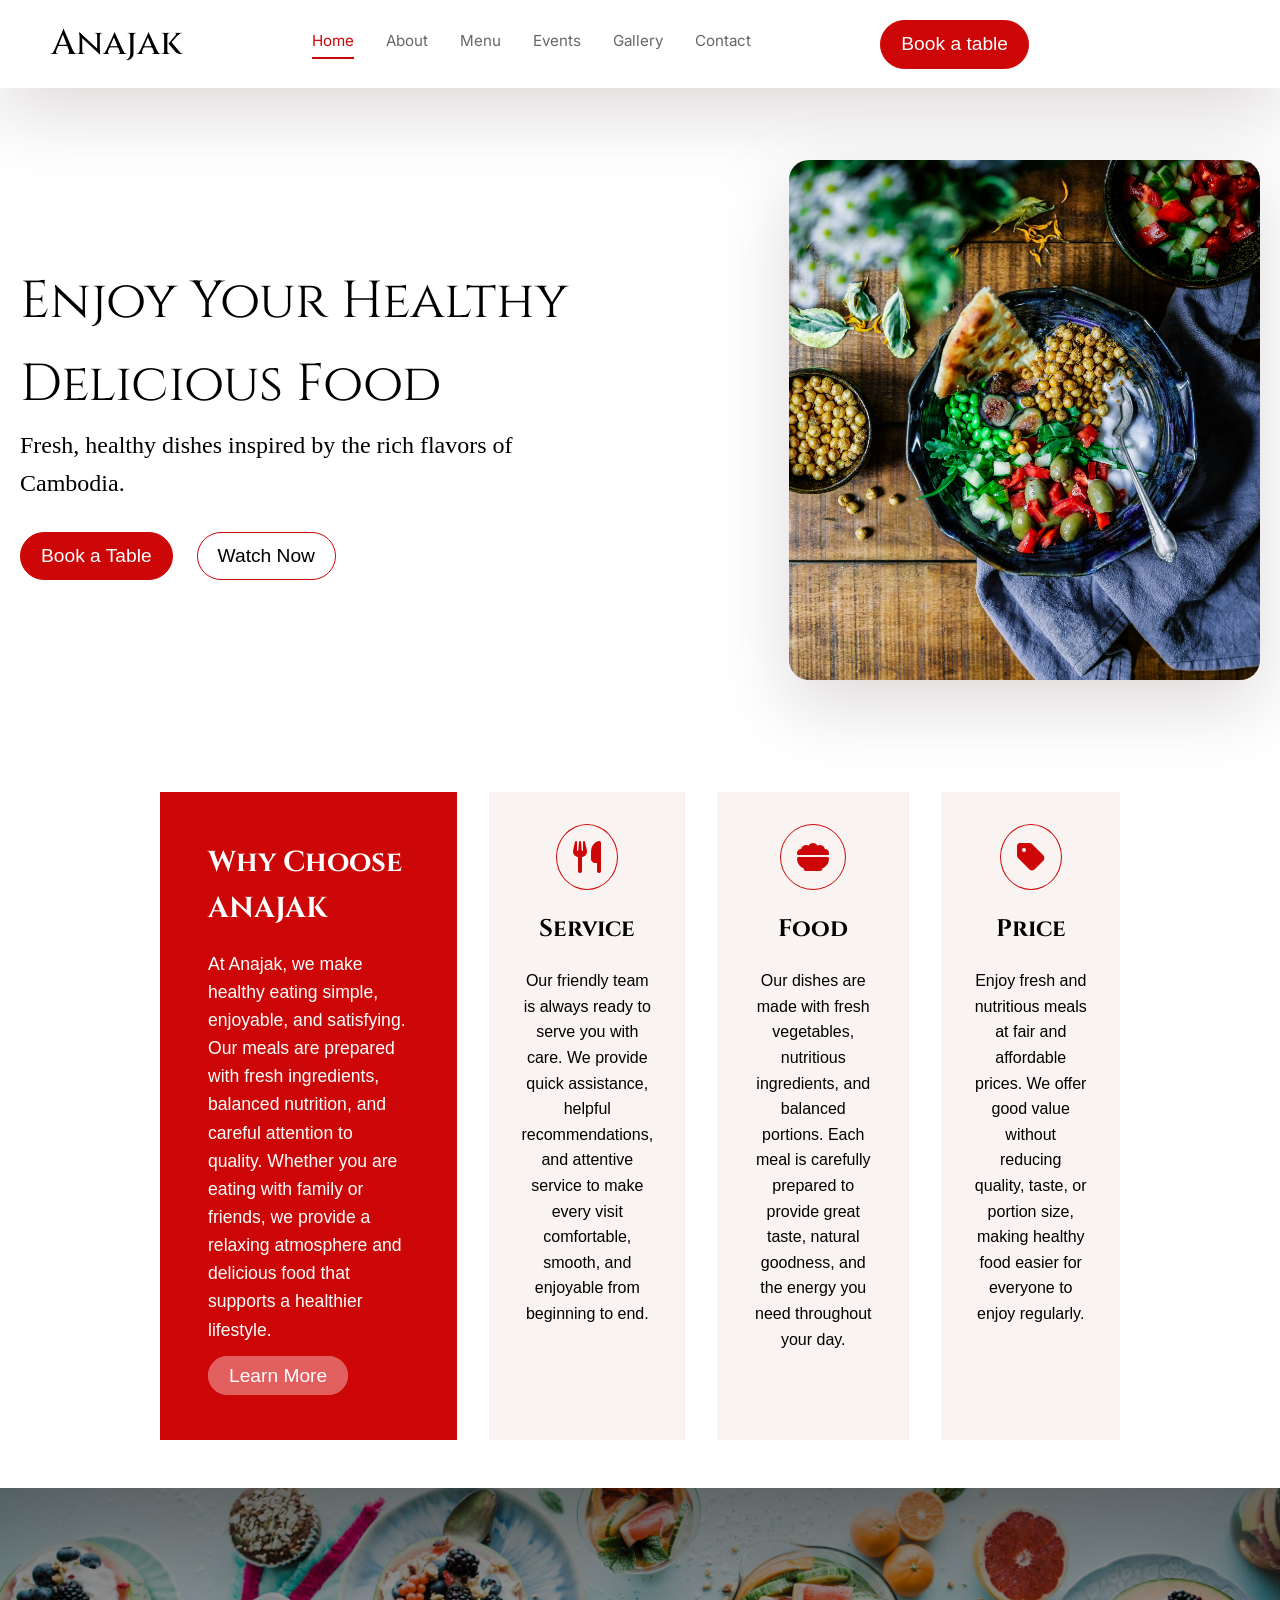
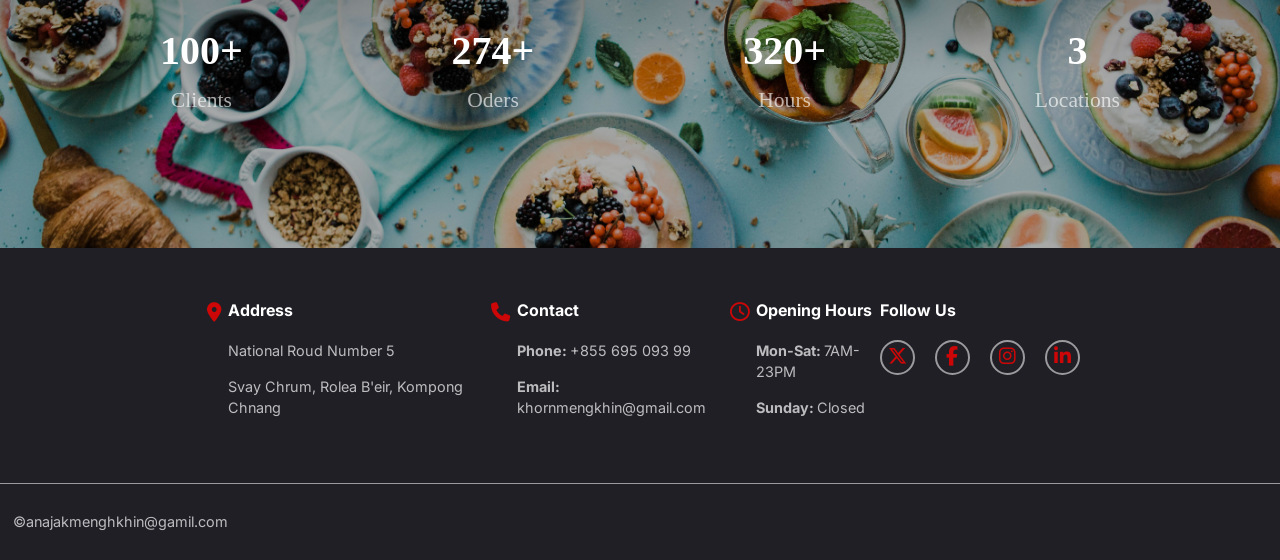
<file: HTML/index.html>
<!DOCTYPE html>
<html lang="en">
<head>
    <meta charset="UTF-8">
    <meta name="viewport" content="width=device-width, initial-scale=1.0">
    <title>Anajak</title>

    <link rel="stylesheet" href="../Global.css">
    <link rel="stylesheet" href="../layout.css">
    <link rel="stylesheet" href="../CSS/index.css">

    <link rel="preconnect" href="https://fonts.googleapis.com">
    <link rel="preconnect" href="https://fonts.gstatic.com" crossorigin>
    <link href="https://fonts.googleapis.com/css2?family=Cinzel:wght@400..900&family=Cormorant+Garamond:ital,wght@0,300..700;1,300..700&family=Inter:ital,opsz,wght@0,14..32,100..900;1,14..32,100..900&family=Poppins:ital,wght@0,100;0,200;0,300;0,400;0,500;0,600;0,700;0,800;0,900;1,100;1,200;1,300;1,400;1,500;1,600;1,700;1,800;1,900&family=Raleway:ital,wght@0,100..900;1,100..900&family=Roboto:ital,wght@0,100..900;1,100..900&family=Source+Serif+4:ital,opsz,wght@0,8..60,200..900;1,8..60,200..900&display=swap" rel="stylesheet">
    <link rel="stylesheet" href="https://cdnjs.cloudflare.com/ajax/libs/font-awesome/6.5.1/css/all.min.css">
</head>
<body>
    <header class="site-header">
        <div class="site-header__inner">
          <a class="site-name" href="index.html">Anajak</a>

          <input class="nav-toggle" type="checkbox" id="nav-toggle" aria-label="Open menu">
          <label class="hamburger" for="nav-toggle" aria-label="Open menu">
            <span></span>
            <span></span>
            <span></span>
          </label>

          <nav class="site-nav">
            <a href="index.html" aria-current="page">Home</a>
            <a href="about.html">About</a>
            <a href="menu.html">Menu</a>
            <a href="event.html">Events</a>
            <a href="gallery.html">Gallery</a>
            <a href="contact.html">Contact</a>
          </nav>

          <a class="button" href="contact.html">Book a table</a>
        </div>
    </header>

    <!--This section is for main in the body-->
    <main>
        <section class="section-space page-shell">
           <div class="hero-section">
               <div class="hero-section__inner">
                   <h1>Enjoy Your Healthy<br> Delicious Food</h1>
                   <p>Fresh, healthy dishes inspired by the rich flavors of Cambodia.</p>

                   <div class="hero-button">
                      <a href="#" class="button">Book a Table</a>
                      <button class="button-pro video-trigger" type="button">Watch Now</button>
                   </div>
               </div>

               <img
                id="hero-changing-image"
                src="../asset/image/odiseo-castrejon-1SPu0KT-Ejg-unsplash.jpg"
                alt="healthy food for well being">
           </div>

           <div class="video-modal" id="video-modal" hidden>
               <div class="video-modal__overlay" data-video-close></div>

               <div class="video-modal__content" role="dialog" aria-modal="true" aria-label="Anajak video">
                  <button class="video-modal__close" type="button" aria-label="Close video" data-video-close>
                    <i class="fa-solid fa-xmark"></i>
                  </button>

                  <iframe
                    id="restaurant-video"
                    data-video-src="https://www.youtube.com/embed/I7lg1oVo6FY?si=WsbnrcXGgOVh3jd5&rel=0&modestbranding=1&playsinline=1"
                    title="YouTube video player"
                    allow="accelerometer; autoplay; clipboard-write; encrypted-media; gyroscope; picture-in-picture; web-share"
                    referrerpolicy="strict-origin-when-cross-origin"
                    allowfullscreen>
                  </iframe>
               </div>
           </div>
        </section>
        <section class="page">
            <div class="extra-info">
                <div class="main-card">
                  <h2>Why Choose ANAJAK</h2>
                  <p>
                    At Anajak, we make healthy eating simple, enjoyable, 
                    and satisfying. Our meals are prepared with fresh ingredients, 
                    balanced nutrition, and careful attention to quality. Whether 
                    you are eating with family or friends, we provide a relaxing 
                    atmosphere and delicious food that supports a healthier lifestyle.
                  </p>
                  <a href="#" class="home-button">Learn More</a>
                </div>

                <div class="card">
                  <i class="fa-solid fa-utensils"></i>
                  <h2>Service</h2>
                  <p>
                    Our friendly team is always ready to serve you with 
                    care. We provide quick assistance, helpful recommendations, 
                    and attentive service to make every visit comfortable, smooth, 
                    and enjoyable from beginning to end.
                  </p>
                </div>
                <div class="card">
                  <i class="fa-solid fa-bowl-food"></i>
                  <h2>Food</h2>
                  <p>
                    Our dishes are made with fresh vegetables, nutritious 
                    ingredients, and balanced portions. Each meal is carefully 
                    prepared to provide great taste, natural goodness, and the 
                    energy you need throughout your day.
                  </p>
                </div>
                <div class="card">
                  <i class="fa-solid fa-tag"></i>
                  <h2>Price</h2>
                  <p>
                    Enjoy fresh and nutritious meals at fair and affordable prices. 
                    We offer good value without reducing quality, taste, or portion 
                    size, making healthy food easier for everyone to enjoy regularly.
                  </p>
                </div>
            </div>
        </section>
        <section class="stats-section">
            <div class="anajak-background">
                <div class="anajak-background__inner">
                    <div class="number">
                      <p class="count" data-target="2500">0+</p>
                      <span>Clients</span>
                    </div>

                    <div class="number">
                      <p class="count" data-target="6849">0+</p>
                      <span>Oders</span>
                    </div>

                    <div class="number">
                      <p class="count" data-target="8000">0+</p>
                      <span>Hours</span>
                    </div>

                    <div class="number">
                      <p class="count" data-target="57">0</p>
                      <span>Locations</span>
                    </div>
                </div>
            </div>
        </section>
    </main>
    <footer>
        <div class="site-footer">
            <div class="site-footer__inner">
                <i class="fa-solid fa-location-dot"></i>
                <div>
                   <h3>Address</h3>
                   <p>National Roud Number 5</p>
                   <p>Svay Chrum, Rolea B'eir, Kompong Chnang</p>
                </div>
            </div>
            <div class="site-footer__inner">
                <i class="fa-solid fa-phone"></i>
                <div>
                   <h3>Contact</h3>
                   <p><strong>Phone: </strong>+855 695 093 99</p>
                   <p><strong>Email: </strong>khornmengkhin@gmail.com</p>
                </div>
            </div>
            <div class="site-footer__inner">
                <i class="fa-regular fa-clock"></i>
                <div>
                  <h3> Opening Hours</h3>
                  <p><strong>Mon-Sat: </strong>7AM-23PM</p>
                  <p><strong>Sunday: </strong>Closed</p>
                </div>
            </div>
            <div class="site-footer__inner">
                <div>
                  <h3>Follow Us</h3>
                  <div class="social-links">
                    <a href="#"><i class="fa-brands fa-x-twitter"></i></a>
                    <a href="#"><i class="fa-brands fa-facebook-f"></i></a>
                    <a href="#"><i class="fa-brands fa-instagram"></i></a>
                    <a href="#"><i class="fa-brands fa-linkedin-in"></i></a>
                  </div>
                </div>
            </div>
        </div>
        <div class="site-footer__outer">
            <p>&copy;anajakmenghkhin@gamil.com</p>
        </div>
    </footer>
    <script src="../JS/index.js"></script>
</body>
</html>
</file>
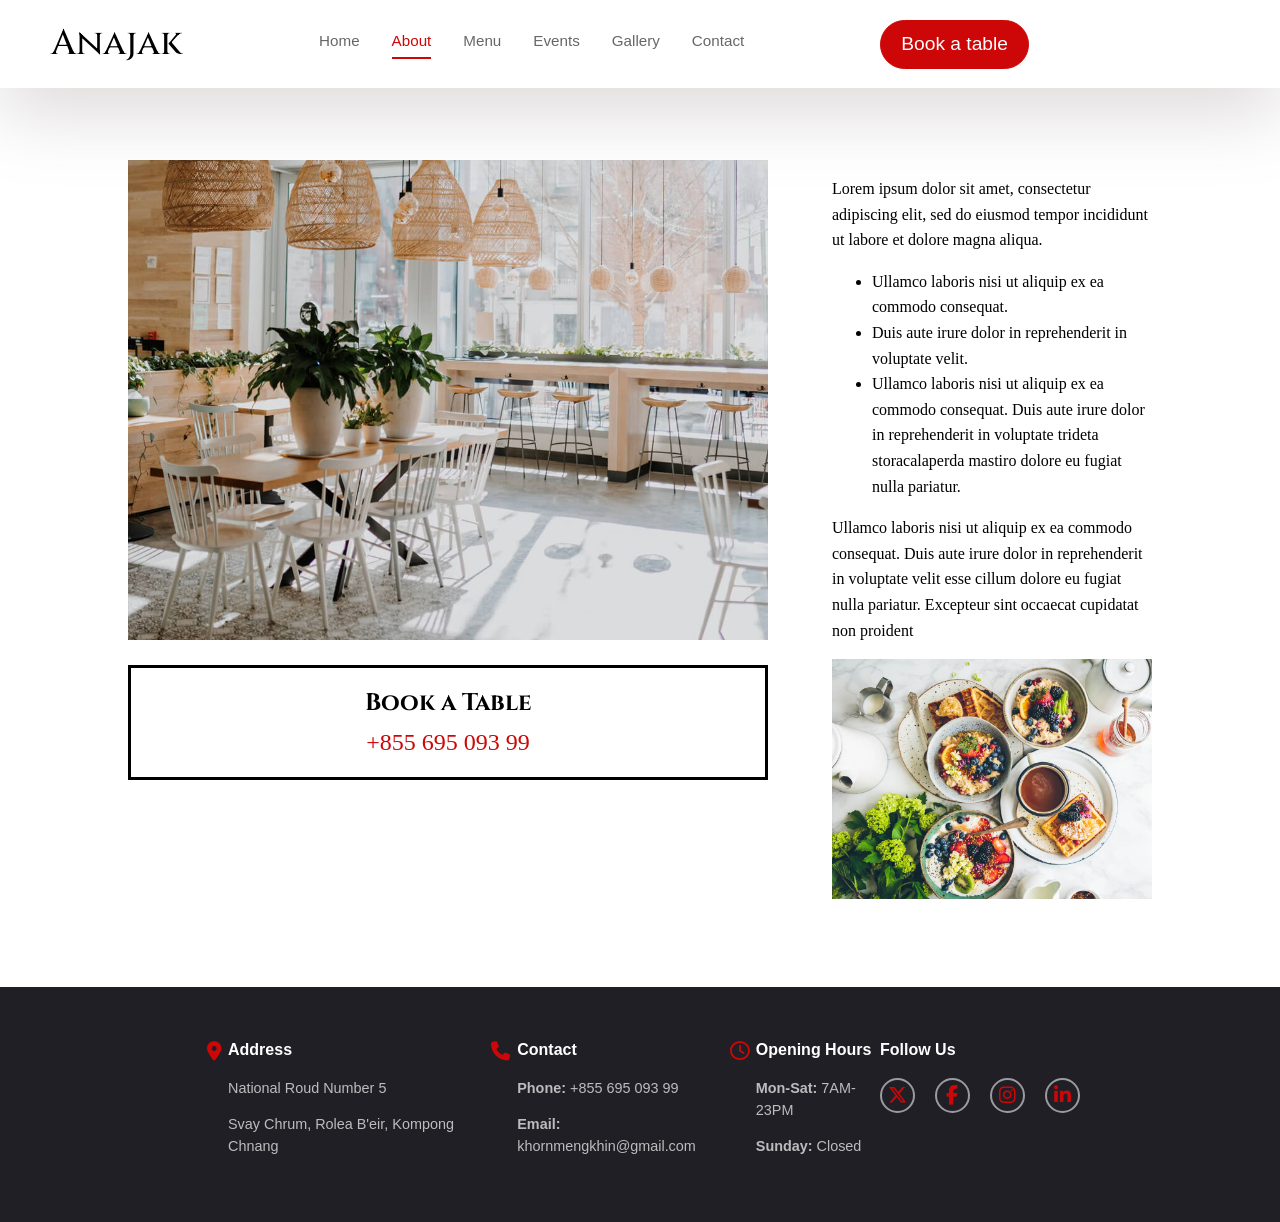
<file: HTML/about.html>
<!DOCTYPE html>
<html lang="en">
<head>
    <meta charset="UTF-8">
    <meta name="viewport" content="width=device-width, initial-scale=1.0">
    <title>Anajak</title>

    <link rel="stylesheet" href="../Global.css">
    <link rel="stylesheet" href="../layout.css">
    <link rel="stylesheet" href="../CSS/about.css">

    <link rel="preconnect" href="https://fonts.googleapis.com">
    <link rel="preconnect" href="https://fonts.gstatic.com" crossorigin>
    <link href="https://fonts.googleapis.com/css2?family=Cinzel:wght@400..900&display=swap" rel="stylesheet">
    <link rel="stylesheet" href="https://cdnjs.cloudflare.com/ajax/libs/font-awesome/6.5.1/css/all.min.css">
</head>
<body>
    <header class="site-header">
        <div class="site-header__inner">
          <a class="site-name" href="index.html">Anajak</a>

          <input class="nav-toggle" type="checkbox" id="nav-toggle" aria-label="Open menu">
          <label class="hamburger" for="nav-toggle" aria-label="Open menu">
            <span></span>
            <span></span>
            <span></span>
          </label>

          <nav class="site-nav">
            <a href="index.html">Home</a>
            <a href="about.html" aria-current="page">About</a>
            <a href="menu.html">Menu</a>
            <a href="event.html">Events</a>
            <a href="gallery.html">Gallery</a>
            <a href="contact.html">Contact</a>
          </nav>

          <a class="button" href="contact.html">Book a table</a>
        </div>
    </header>
    <main>
      <section class="page-shell page-shell--about">
        <div class="about-info">
          <div class="about-info-1">
            <img src="../asset/image/restou.jpg" alt="restaurant">
            <div class="about-us">
              <h2>Book a Table</h2>
              <p>+855 695 093 99</p>
            </div>
          </div>

          <div class="about-info-2">
            <p>
              Lorem ipsum dolor sit amet, consectetur adipiscing elit, 
              sed do eiusmod tempor incididunt ut labore et dolore magna aliqua.
            </p>
            <ul>
              <li>Ullamco laboris nisi ut aliquip ex ea commodo consequat.</li>
              <li>Duis aute irure dolor in reprehenderit in voluptate velit.</li>
              <li>
                Ullamco laboris nisi ut aliquip ex ea commodo consequat. 
                Duis aute irure dolor in reprehenderit in voluptate trideta 
                storacalaperda mastiro dolore eu fugiat nulla pariatur.
              </li>
            </ul>
            <p>Ullamco laboris nisi ut aliquip ex ea commodo consequat. 
              Duis aute irure dolor in reprehenderit in voluptate velit esse 
              cillum dolore eu fugiat nulla pariatur. Excepteur sint occaecat cupidatat non proident
            </p>
            <img src="../asset/image/healthy food.jpg" alt="healthy food">
          </div>
        </div>
      </section>
    </main>
    <footer>
        <div class="site-footer">
            <div class="site-footer__inner">
                <i class="fa-solid fa-location-dot"></i>
                <div>
                   <h3>Address</h3>
                   <p>National Roud Number 5</p>
                   <p>Svay Chrum, Rolea B'eir, Kompong Chnang</p>
                </div>
            </div>
            <div class="site-footer__inner">
                <i class="fa-solid fa-phone"></i>
                <div>
                   <h3>Contact</h3>
                   <p><strong>Phone: </strong>+855 695 093 99</p>
                   <p><strong>Email: </strong>khornmengkhin@gmail.com</p>
                </div>
            </div>
            <div class="site-footer__inner">
                <i class="fa-regular fa-clock"></i>
                <div>
                  <h3> Opening Hours</h3>
                  <p><strong>Mon-Sat: </strong>7AM-23PM</p>
                  <p><strong>Sunday: </strong>Closed</p>
                </div>
            </div>
            <div class="site-footer__inner">
                <div>
                  <h3>Follow Us</h3>
                  <div class="social-links">
                    <a href="#"><i class="fa-brands fa-x-twitter"></i></a>
                    <a href="#"><i class="fa-brands fa-facebook-f"></i></a>
                    <a href="#"><i class="fa-brands fa-instagram"></i></a>
                    <a href="#"><i class="fa-brands fa-linkedin-in"></i></a>
                  </div>
                </div>
            </div>
        </div>
    </footer>
</body>
</html>
</file>
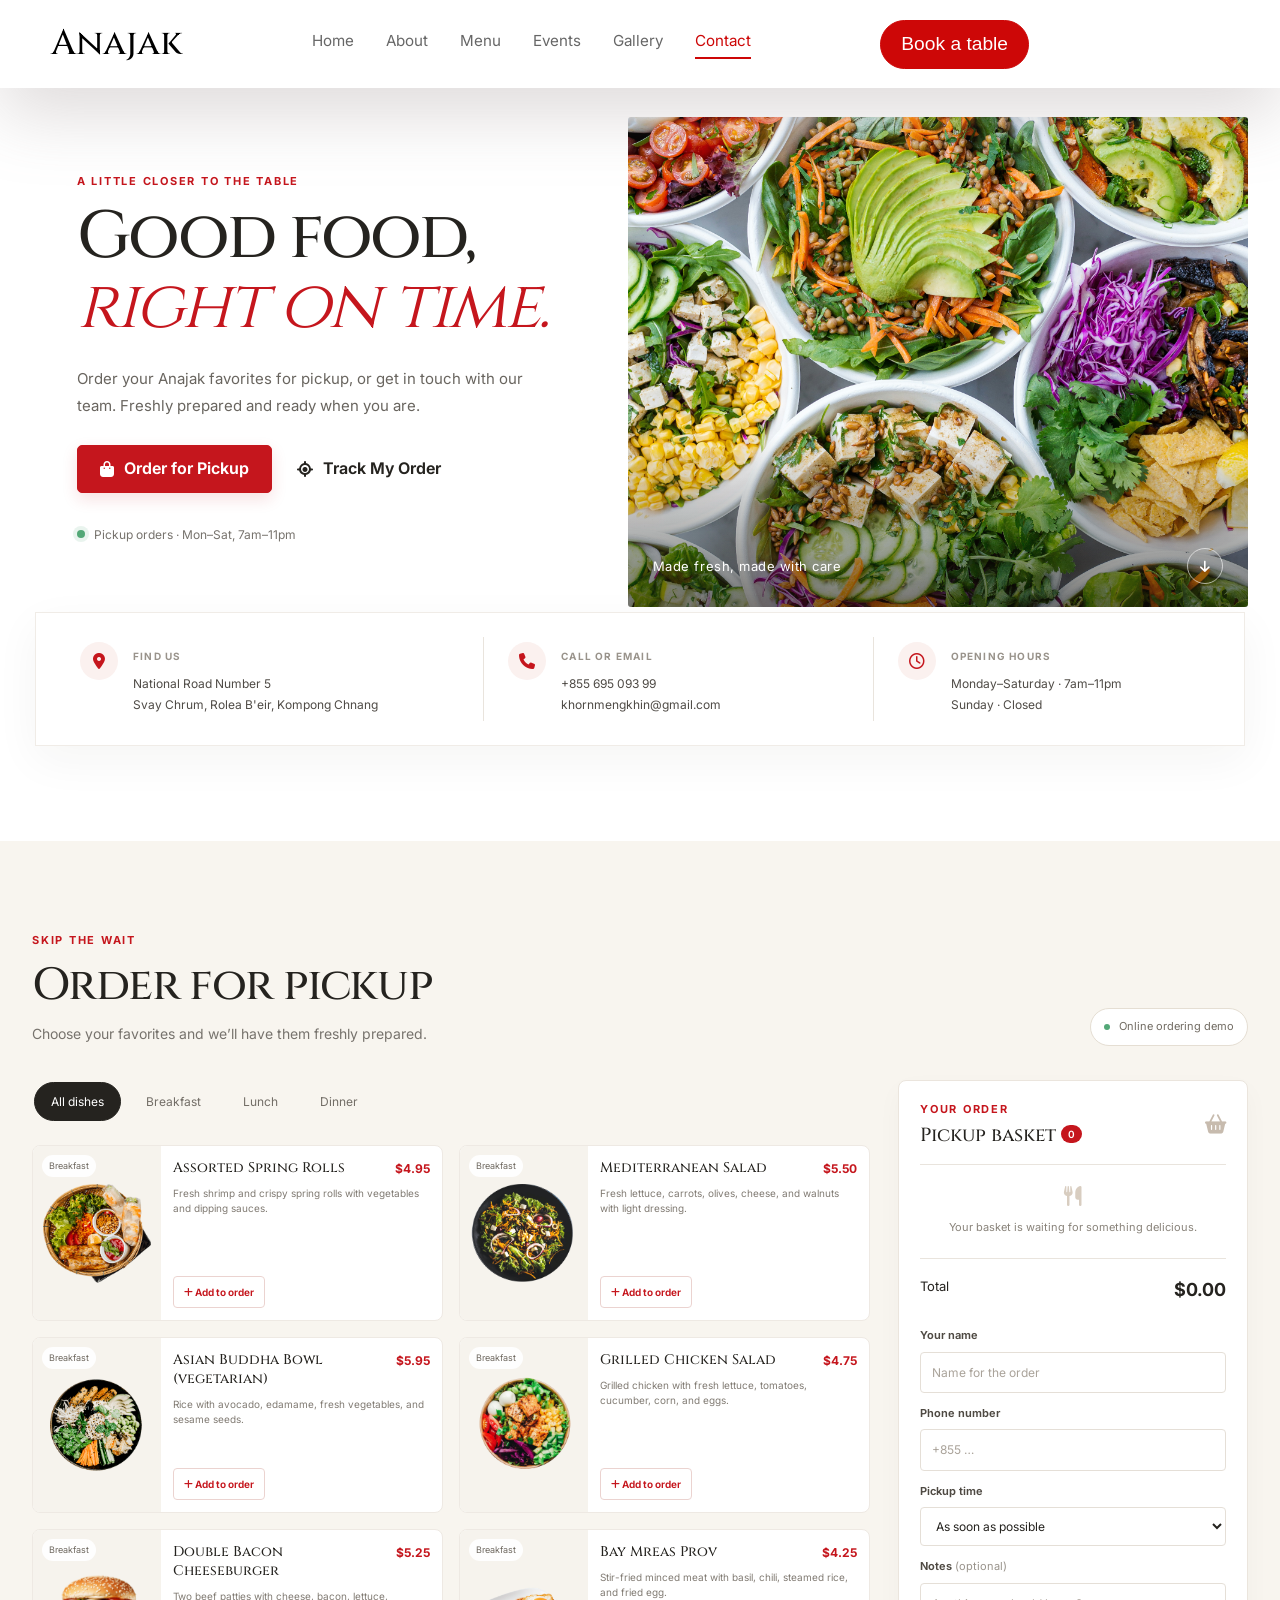
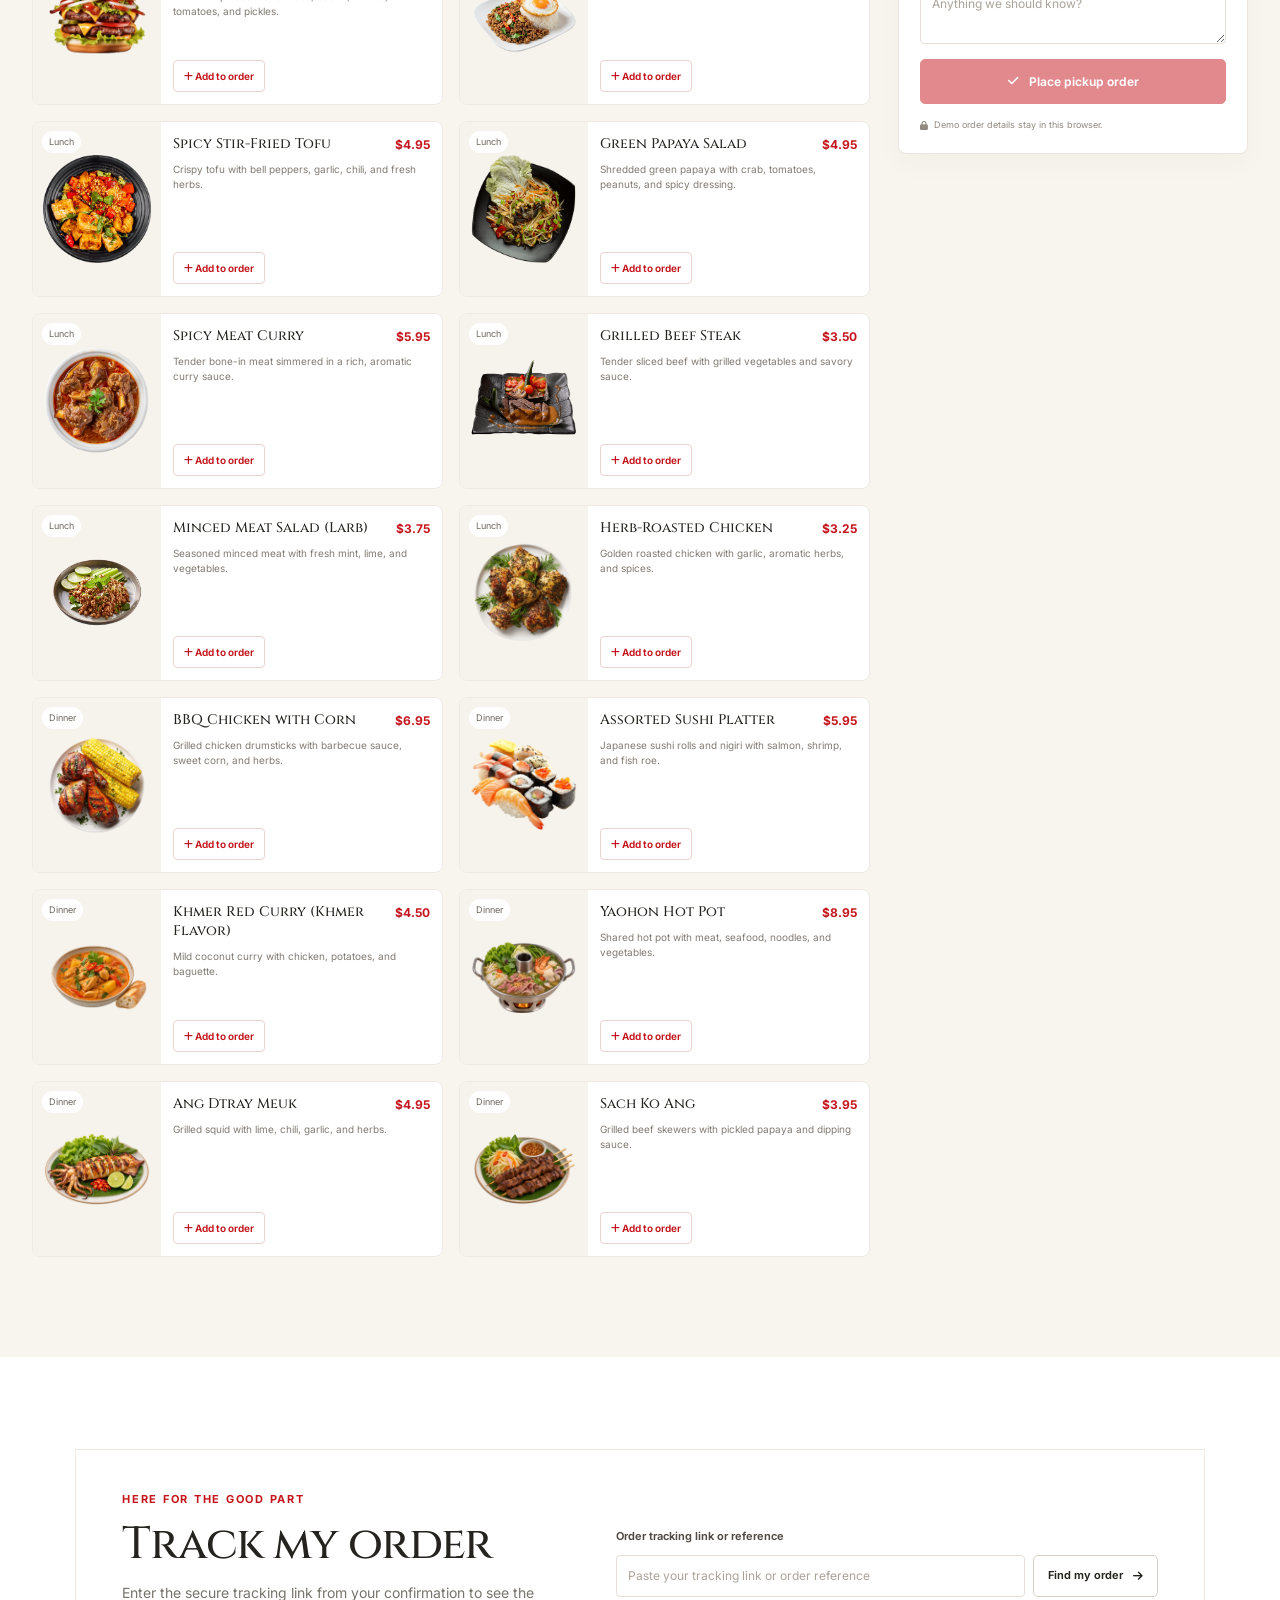
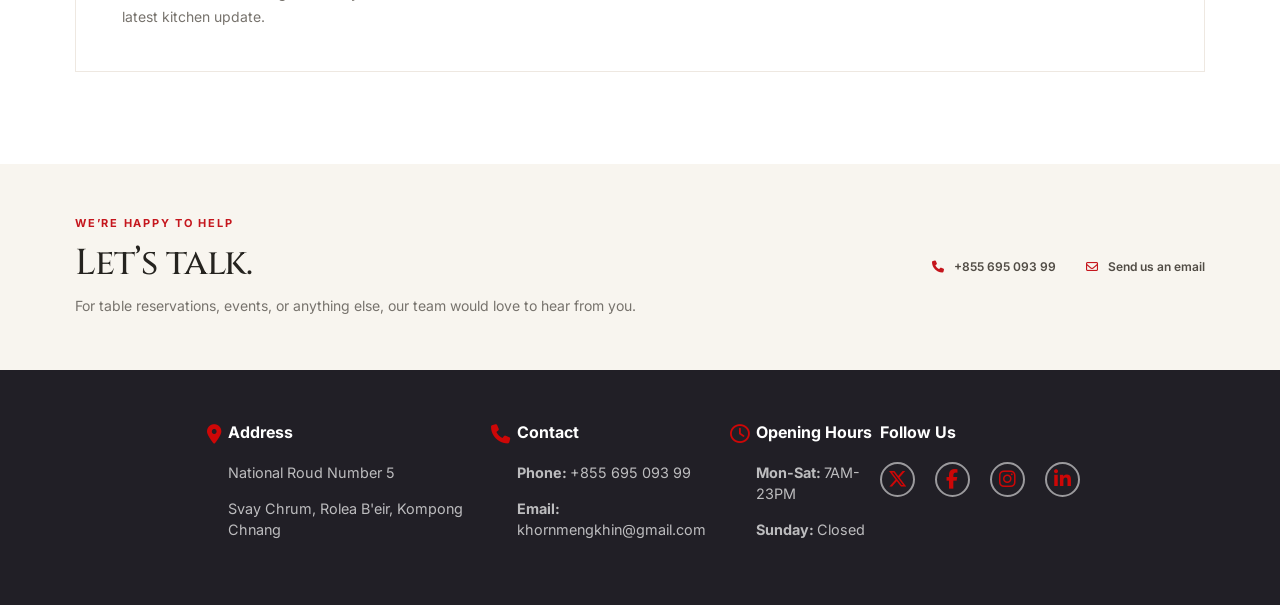
<file: HTML/contact.html>
<!DOCTYPE html>
<html lang="en">
<head>
    <meta charset="UTF-8">
    <meta name="viewport" content="width=device-width, initial-scale=1.0">
    <title>Contact &amp; Pickup | ANAJAK</title>

    <link rel="stylesheet" href="../Global.css">
    <link rel="stylesheet" href="../layout.css">
    <link rel="stylesheet" href="../CSS/contact.css">

    <link rel="preconnect" href="https://fonts.googleapis.com">
    <link rel="preconnect" href="https://fonts.gstatic.com" crossorigin>
    <link href="https://fonts.googleapis.com/css2?family=Cinzel:wght@400..900&family=Cormorant+Garamond:ital,wght@0,300..700;1,300..700&family=Inter:ital,opsz,wght@0,14..32,100..900;1,14..32,100..900&family=Poppins:ital,wght@0,100;0,200;0,300;0,400;0,500;0,600;0,700;0,800;0,900;1,100;1,200;1,300;1,400;1,500;1,600;1,700;1,800;1,900&family=Raleway:ital,wght@0,100..900;1,100..900&family=Roboto:ital,wght@0,100..900;1,100..900&family=Source+Serif+4:ital,opsz,wght@0,8..60,200..900;1,8..60,200..900&display=swap" rel="stylesheet">
    <link rel="stylesheet" href="https://cdnjs.cloudflare.com/ajax/libs/font-awesome/6.5.1/css/all.min.css">
</head>
<body>
    <header class="site-header">
        <div class="site-header__inner">
          <a class="site-name" href="index.html">Anajak</a>

          <input class="nav-toggle" type="checkbox" id="nav-toggle" aria-label="Open menu">
          <label class="hamburger" for="nav-toggle" aria-label="Open menu">
            <span></span>
            <span></span>
            <span></span>
          </label>

          <nav class="site-nav">
            <a href="index.html">Home</a>
            <a href="about.html">About</a>
            <a href="menu.html">Menu</a>
            <a href="event.html">Events</a>
            <a href="gallery.html">Gallery</a>
            <a href="contact.html" aria-current="page">Contact</a>
          </nav>

          <a class="button" href="contact.html">Book a table</a>
        </div>
    </header>
    <main class="contact-page">
      <section class="contact-hero">
        <div class="contact-hero__copy">
          <p class="eyebrow">A little closer to the table</p>
          <h1>Good food,<br><em>right on time.</em></h1>
          <p>Order your Anajak favorites for pickup, or get in touch with our team. Freshly prepared and ready when you are.</p>
          <div class="contact-hero__actions">
            <a class="primary-action" href="#pickup"><i class="fa-solid fa-bag-shopping" aria-hidden="true"></i> Order for Pickup</a>
            <a class="text-action" href="#track"><i class="fa-solid fa-location-crosshairs" aria-hidden="true"></i> Track My Order</a>
          </div>
          <div class="hero-note"><span class="status-dot"></span> Pickup orders · Mon–Sat, 7am–11pm</div>
        </div>
        <div class="contact-hero__image" role="img" aria-label="A freshly prepared meal ready to share"><div class="image-caption"><span>Made fresh, made with care</span><i class="fa-solid fa-arrow-down" aria-hidden="true"></i></div></div>
      </section>

      <section class="contact-details" aria-label="Restaurant contact information">
        <div><span class="detail-icon"><i class="fa-solid fa-location-dot" aria-hidden="true"></i></span><div><small>Find us</small><p>National Road Number 5<br>Svay Chrum, Rolea B'eir, Kompong Chnang</p></div></div>
        <div><span class="detail-icon"><i class="fa-solid fa-phone" aria-hidden="true"></i></span><div><small>Call or email</small><p><a href="tel:+85569509399">+855 695 093 99</a><br><a href="mailto:khornmengkhin@gmail.com">khornmengkhin@gmail.com</a></p></div></div>
        <div><span class="detail-icon"><i class="fa-regular fa-clock" aria-hidden="true"></i></span><div><small>Opening hours</small><p>Monday–Saturday · 7am–11pm<br>Sunday · Closed</p></div></div>
      </section>

      <section class="pickup-section" id="pickup">
        <div class="section-heading"><div><p class="eyebrow">Skip the wait</p><h2>Order for pickup</h2><p>Choose your favorites and we’ll have them freshly prepared.</p></div><div class="demo-pill"><span></span> Online ordering demo</div></div>
        <div class="ordering-layout">
          <div class="dish-browser">
            <div class="meal-filter" role="group" aria-label="Filter menu by meal">
              <button type="button" class="meal-filter__button is-active" data-meal-filter="all" aria-pressed="true">All dishes</button>
              <button type="button" class="meal-filter__button" data-meal-filter="breakfast" aria-pressed="false">Breakfast</button>
              <button type="button" class="meal-filter__button" data-meal-filter="lunch" aria-pressed="false">Lunch</button>
              <button type="button" class="meal-filter__button" data-meal-filter="dinner" aria-pressed="false">Dinner</button>
            </div>
            <div class="dish-grid" id="dish-list" aria-live="polite"></div>
          </div>
          <aside class="cart-panel" aria-labelledby="cart-heading">
            <div class="cart-panel__title"><div><p class="eyebrow">Your order</p><h3 id="cart-heading">Pickup basket <span id="cart-count">0</span></h3></div><i class="fa-solid fa-basket-shopping" aria-hidden="true"></i></div>
            <div id="cart-items" class="cart-items"></div><div class="cart-empty" id="cart-empty"><i class="fa-solid fa-utensils" aria-hidden="true"></i><p>Your basket is waiting for something delicious.</p></div>
            <div class="cart-total"><span>Total</span><strong id="cart-total">$0.00</strong></div>
            <form id="checkout-form" class="checkout-form">
              <label for="customer-name">Your name</label><input id="customer-name" name="customerName" autocomplete="name" placeholder="Name for the order" required maxlength="70">
              <label for="customer-phone">Phone number</label><input id="customer-phone" name="customerPhone" type="tel" autocomplete="tel" placeholder="+855 …" required maxlength="30">
              <label for="pickup-time">Pickup time</label><select id="pickup-time" name="pickupTime"><option value="As soon as possible">As soon as possible</option><option value="In about 15 minutes">In about 15 minutes</option><option value="In about 30 minutes">In about 30 minutes</option><option value="In about 45 minutes">In about 45 minutes</option></select>
              <label for="order-notes">Notes <span>(optional)</span></label><textarea id="order-notes" name="notes" rows="2" placeholder="Anything we should know?" maxlength="240"></textarea>
              <button class="primary-action checkout-button" type="submit" id="place-order-button"><i class="fa-solid fa-check" aria-hidden="true"></i> Place pickup order</button>
              <p class="form-feedback" id="checkout-feedback" role="status" aria-live="polite"></p><p class="privacy-note"><i class="fa-solid fa-lock" aria-hidden="true"></i> Demo order details stay in this browser.</p>
            </form>
            <div id="order-confirmation" class="order-confirmation" hidden aria-live="polite"></div>
          </aside>
        </div>
      </section>

      <section class="tracking-section" id="track">
        <div class="tracking-intro"><p class="eyebrow">Here for the good part</p><h2>Track my order</h2><p>Enter the secure tracking link from your confirmation to see the latest kitchen update.</p></div>
        <form id="tracking-form" class="tracking-form"><label for="tracking-reference">Order tracking link or reference</label><div class="tracking-input-row"><input id="tracking-reference" name="tracking" placeholder="Paste your tracking link or order reference" autocomplete="off"><button type="submit" class="outline-action">Find my order <i class="fa-solid fa-arrow-right" aria-hidden="true"></i></button></div><p id="tracking-feedback" class="form-feedback" role="status" aria-live="polite"></p></form>
        <div id="tracking-result" class="tracking-result" hidden aria-live="polite"></div>
      </section>

      <section class="contact-message"><div><p class="eyebrow">We’re happy to help</p><h2>Let’s talk.</h2><p>For table reservations, events, or anything else, our team would love to hear from you.</p></div><div class="contact-message__actions"><a href="tel:+85569509399"><i class="fa-solid fa-phone" aria-hidden="true"></i> +855 695 093 99</a><a href="mailto:khornmengkhin@gmail.com"><i class="fa-regular fa-envelope" aria-hidden="true"></i> Send us an email</a></div></section>
    </main>
    <footer>
        <div class="site-footer">
            <div class="site-footer__inner">
                <i class="fa-solid fa-location-dot"></i>
                <div>
                   <h3>Address</h3>
                   <p>National Roud Number 5</p>
                   <p>Svay Chrum, Rolea B'eir, Kompong Chnang</p>
                </div>
            </div>
            <div class="site-footer__inner">
                <i class="fa-solid fa-phone"></i>
                <div>
                   <h3>Contact</h3>
                   <p><strong>Phone: </strong>+855 695 093 99</p>
                   <p><strong>Email: </strong>khornmengkhin@gmail.com</p>
                </div>
            </div>
            <div class="site-footer__inner">
                <i class="fa-regular fa-clock"></i>
                <div>
                  <h3> Opening Hours</h3>
                  <p><strong>Mon-Sat: </strong>7AM-23PM</p>
                  <p><strong>Sunday: </strong>Closed</p>
                </div>
            </div>
            <div class="site-footer__inner">
                <div>
                  <h3>Follow Us</h3>
                  <div class="social-links">
                    <a href="#"><i class="fa-brands fa-x-twitter"></i></a>
                    <a href="#"><i class="fa-brands fa-facebook-f"></i></a>
                    <a href="#"><i class="fa-brands fa-instagram"></i></a>
                    <a href="#"><i class="fa-brands fa-linkedin-in"></i></a>
                  </div>
                </div>
            </div>
        </div>
    </footer>
    <script src="../JS/order-data.js"></script>
    <script src="../JS/contact.js"></script>
</body>
</html>
</file>
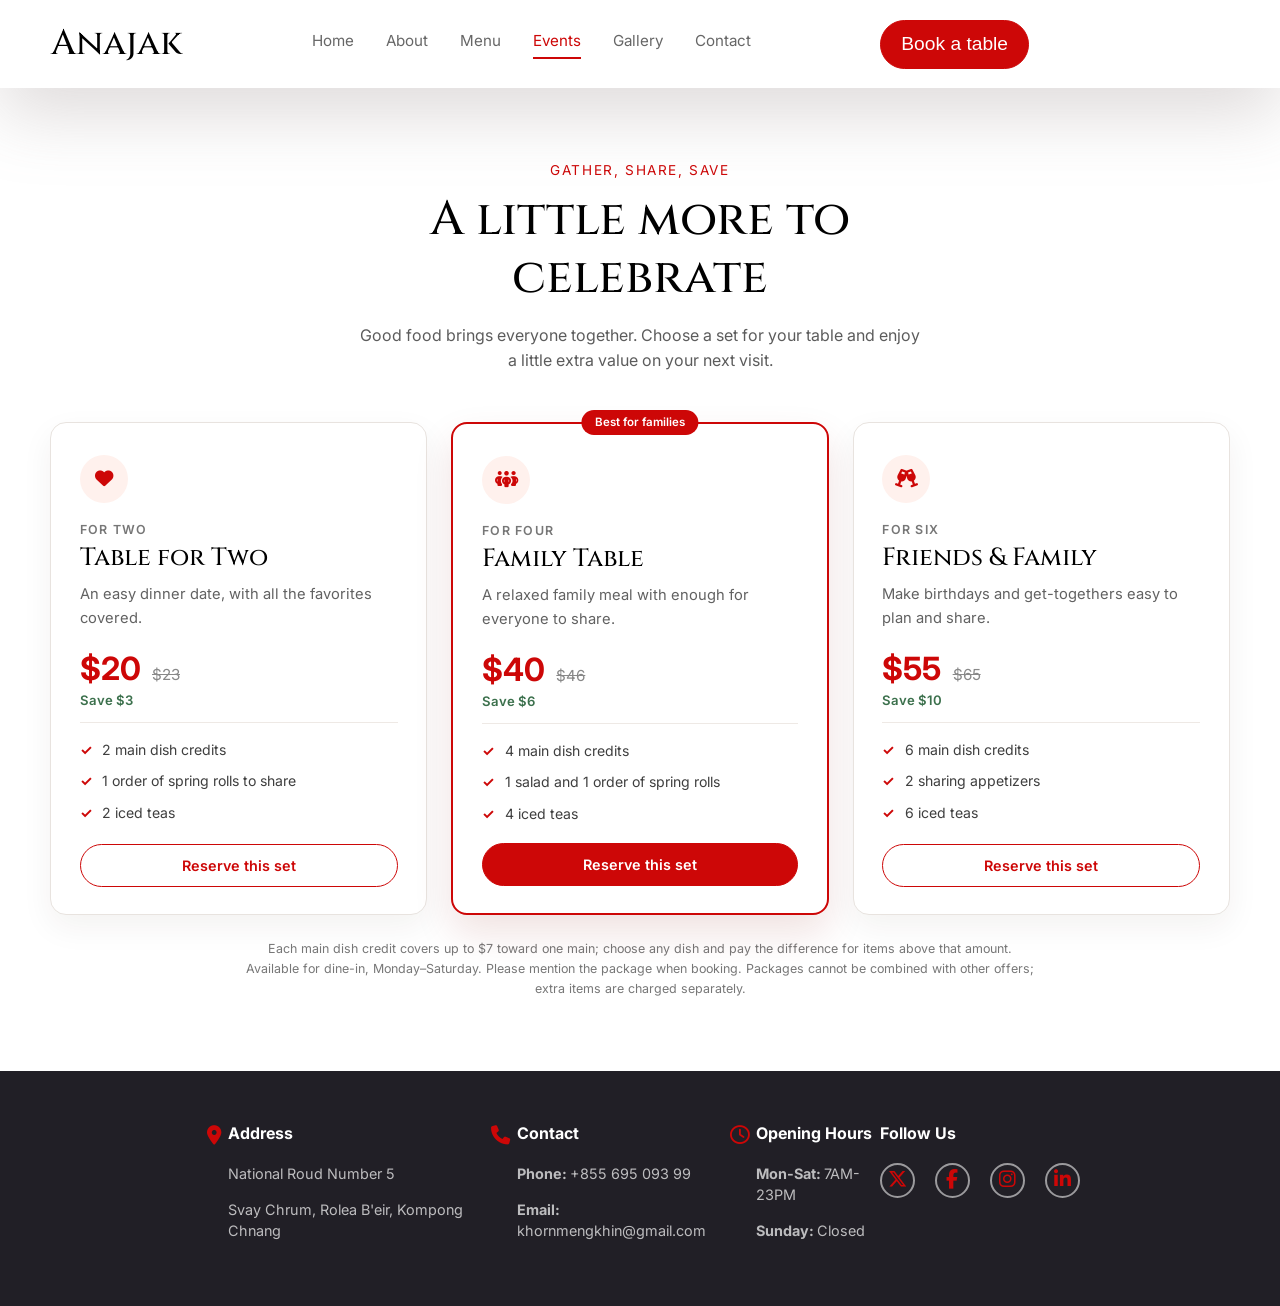
<file: HTML/event.html>
<!DOCTYPE html>
<html lang="en">
<head>
    <meta charset="UTF-8">
    <meta name="viewport" content="width=device-width, initial-scale=1.0">
    <title>Anajak</title>

    <link rel="stylesheet" href="../Global.css">
    <link rel="stylesheet" href="../layout.css">
    <link rel="stylesheet" href="../CSS/event.css">

    <link rel="preconnect" href="https://fonts.googleapis.com">
    <link rel="preconnect" href="https://fonts.gstatic.com" crossorigin>
    <link href="https://fonts.googleapis.com/css2?family=Cinzel:wght@400..900&family=Cormorant+Garamond:ital,wght@0,300..700;1,300..700&family=Inter:ital,opsz,wght@0,14..32,100..900;1,14..32,100..900&family=Poppins:ital,wght@0,100;0,200;0,300;0,400;0,500;0,600;0,700;0,800;0,900;1,100;1,200;1,300;1,400;1,500;1,600;1,700;1,800;1,900&family=Raleway:ital,wght@0,100..900;1,100..900&family=Roboto:ital,wght@0,100..900;1,100..900&family=Source+Serif+4:ital,opsz,wght@0,8..60,200..900;1,8..60,200..900&display=swap" rel="stylesheet">
    <link rel="stylesheet" href="https://cdnjs.cloudflare.com/ajax/libs/font-awesome/6.5.1/css/all.min.css">
</head>
<body>
    <header class="site-header">
        <div class="site-header__inner">
          <a class="site-name" href="index.html">Anajak</a>

          <input class="nav-toggle" type="checkbox" id="nav-toggle" aria-label="Open menu">
          <label class="hamburger" for="nav-toggle" aria-label="Open menu">
            <span></span>
            <span></span>
            <span></span>
          </label>

          <nav class="site-nav">
            <a href="index.html">Home</a>
            <a href="about.html">About</a>
            <a href="menu.html">Menu</a>
            <a href="event.html" aria-current="page">Events</a>
            <a href="gallery.html">Gallery</a>
            <a href="contact.html">Contact</a>
          </nav>

          <a class="button" href="contact.html">Book a table</a>
        </div>
    </header>
    <main>
      <section class="event-offers" aria-labelledby="event-title">
        <div class="event-offers__intro">
          <p class="eyebrow">Gather, share, save</p>
          <h1 id="event-title">A little more to celebrate</h1>
          <p>Good food brings everyone together. Choose a set for your table and enjoy a little extra value on your next visit.</p>
        </div>

        <div class="event-packages">
          <article class="event-package">
            <div class="event-package__icon" aria-hidden="true"><i class="fa-solid fa-heart"></i></div>
            <p class="event-package__occasion">For two</p>
            <h2>Table for Two</h2>
            <p class="event-package__summary">An easy dinner date, with all the favorites covered.</p>
            <p class="event-package__price"><span>$20</span><del>$23</del></p>
            <p class="event-package__saving">Save $3</p>
            <ul>
              <li>2 main dish credits</li>
              <li>1 order of spring rolls to share</li>
              <li>2 iced teas</li>
            </ul>
            <a class="event-package__button" href="tel:+85569509399">Reserve this set</a>
          </article>

          <article class="event-package event-package--featured">
            <span class="event-package__badge">Best for families</span>
            <div class="event-package__icon" aria-hidden="true"><i class="fa-solid fa-people-group"></i></div>
            <p class="event-package__occasion">For four</p>
            <h2>Family Table</h2>
            <p class="event-package__summary">A relaxed family meal with enough for everyone to share.</p>
            <p class="event-package__price"><span>$40</span><del>$46</del></p>
            <p class="event-package__saving">Save $6</p>
            <ul>
              <li>4 main dish credits</li>
              <li>1 salad and 1 order of spring rolls</li>
              <li>4 iced teas</li>
            </ul>
            <a class="event-package__button" href="tel:+85569509399">Reserve this set</a>
          </article>

          <article class="event-package">
            <div class="event-package__icon" aria-hidden="true"><i class="fa-solid fa-champagne-glasses"></i></div>
            <p class="event-package__occasion">For six</p>
            <h2>Friends &amp; Family</h2>
            <p class="event-package__summary">Make birthdays and get-togethers easy to plan and share.</p>
            <p class="event-package__price"><span>$55</span><del>$65</del></p>
            <p class="event-package__saving">Save $10</p>
            <ul>
              <li>6 main dish credits</li>
              <li>2 sharing appetizers</li>
              <li>6 iced teas</li>
            </ul>
            <a class="event-package__button" href="tel:+85569509399">Reserve this set</a>
          </article>
        </div>

        <p class="event-offers__terms">Each main dish credit covers up to $7 toward one main; choose any dish and pay the difference for items above that amount. Available for dine-in, Monday–Saturday. Please mention the package when booking. Packages cannot be combined with other offers; extra items are charged separately.</p>
      </section>
    </main>
    <footer>
        <div class="site-footer">
            <div class="site-footer__inner">
                <i class="fa-solid fa-location-dot"></i>
                <div>
                   <h3>Address</h3>
                   <p>National Roud Number 5</p>
                   <p>Svay Chrum, Rolea B'eir, Kompong Chnang</p>
                </div>
            </div>
            <div class="site-footer__inner">
                <i class="fa-solid fa-phone"></i>
                <div>
                   <h3>Contact</h3>
                   <p><strong>Phone: </strong>+855 695 093 99</p>
                   <p><strong>Email: </strong>khornmengkhin@gmail.com</p>
                </div>
            </div>
            <div class="site-footer__inner">
                <i class="fa-regular fa-clock"></i>
                <div>
                  <h3> Opening Hours</h3>
                  <p><strong>Mon-Sat: </strong>7AM-23PM</p>
                  <p><strong>Sunday: </strong>Closed</p>
                </div>
            </div>
            <div class="site-footer__inner">
                <div>
                  <h3>Follow Us</h3>
                  <div class="social-links">
                    <a href="#"><i class="fa-brands fa-x-twitter"></i></a>
                    <a href="#"><i class="fa-brands fa-facebook-f"></i></a>
                    <a href="#"><i class="fa-brands fa-instagram"></i></a>
                    <a href="#"><i class="fa-brands fa-linkedin-in"></i></a>
                  </div>
                </div>
            </div>
        </div>
    </footer>
</body>
</html>
</file>
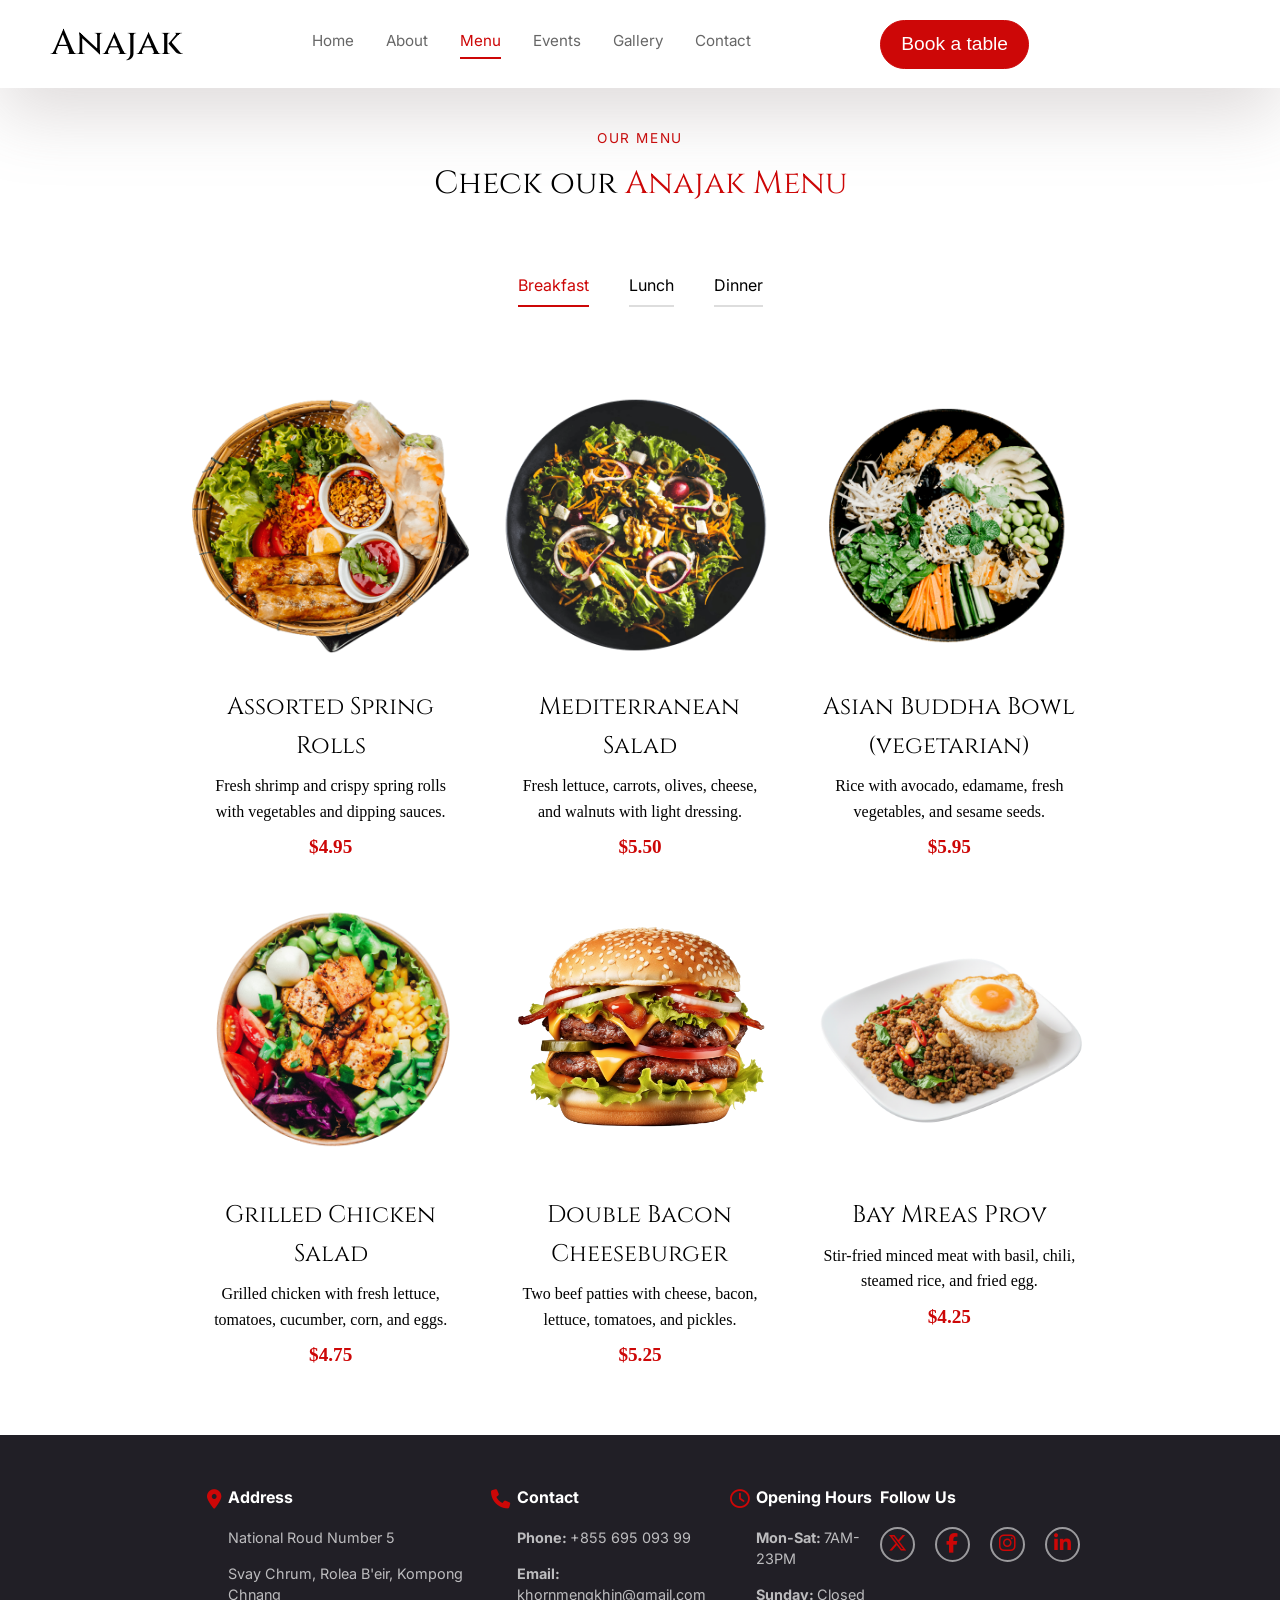
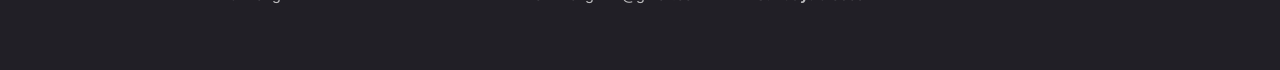
<file: HTML/menu.html>
<!DOCTYPE html>
<html lang="en">
<head>
    <meta charset="UTF-8">
    <meta name="viewport" content="width=device-width, initial-scale=1.0">
    <title>Anajak</title>

    <link rel="stylesheet" href="../Global.css">
    <link rel="stylesheet" href="../layout.css">
    <link rel="stylesheet" href="../CSS/menu.css">

    <link rel="preconnect" href="https://fonts.googleapis.com">
    <link rel="preconnect" href="https://fonts.gstatic.com" crossorigin>
    <link href="https://fonts.googleapis.com/css2?family=Cinzel:wght@400..900&family=Cormorant+Garamond:ital,wght@0,300..700;1,300..700&family=Inter:ital,opsz,wght@0,14..32,100..900;1,14..32,100..900&family=Poppins:ital,wght@0,100;0,200;0,300;0,400;0,500;0,600;0,700;0,800;0,900;1,100;1,200;1,300;1,400;1,500;1,600;1,700;1,800;1,900&family=Raleway:ital,wght@0,100..900;1,100..900&family=Roboto:ital,wght@0,100..900;1,100..900&family=Source+Serif+4:ital,opsz,wght@0,8..60,200..900;1,8..60,200..900&display=swap" rel="stylesheet">
    <link rel="stylesheet" href="https://cdnjs.cloudflare.com/ajax/libs/font-awesome/6.5.1/css/all.min.css">
</head>
<body>
    <header class="site-header">
        <div class="site-header__inner">
          <a class="site-name" href="index.html">Anajak</a>

          <input class="nav-toggle" type="checkbox" id="nav-toggle" aria-label="Open menu">
          <label class="hamburger" for="nav-toggle" aria-label="Open menu">
            <span></span>
            <span></span>
            <span></span>
          </label>

          <nav class="site-nav">
            <a href="index.html">Home</a>
            <a href="about.html">About</a>
            <a href="menu.html" aria-current="page">Menu</a>
            <a href="event.html">Events</a>
            <a href="gallery.html">Gallery</a>
            <a href="contact.html">Contact</a>
          </nav>

          <a class="button" href="contact.html">Book a table</a>
        </div>
    </header>
    <main>
      <section class="page-shell">
        <div class="menu-info">
          <p class="eyebrow">Our Menu</p>
          <span>Check our </span>
          <span id="main-text">Anajak Menu</span>
        </div>
        <div class="menu-tabs">
          <a href="#breakfast" aria-current="page">Breakfast</a>
          <a href="#lunch">Lunch</a>
          <a href="#dinner">Dinner</a>
        </div>
        <div class="menu-card" id="menu-cards"></div>
      </section>
    </main>
    <footer>
        <div class="site-footer">
            <div class="site-footer__inner">
                <i class="fa-solid fa-location-dot"></i>
                <div>
                   <h3>Address</h3>
                   <p>National Roud Number 5</p>
                   <p>Svay Chrum, Rolea B'eir, Kompong Chnang</p>
                </div>
            </div>
            <div class="site-footer__inner">
                <i class="fa-solid fa-phone"></i>
                <div>
                   <h3>Contact</h3>
                   <p><strong>Phone: </strong>+855 695 093 99</p>
                   <p><strong>Email: </strong>khornmengkhin@gmail.com</p>
                </div>
            </div>
            <div class="site-footer__inner">
                <i class="fa-regular fa-clock"></i>
                <div>
                  <h3> Opening Hours</h3>
                  <p><strong>Mon-Sat: </strong>7AM-23PM</p>
                  <p><strong>Sunday: </strong>Closed</p>
                </div>
            </div>
            <div class="site-footer__inner">
                <div>
                  <h3>Follow Us</h3>
                  <div class="social-links">
                    <a href="#"><i class="fa-brands fa-x-twitter"></i></a>
                    <a href="#"><i class="fa-brands fa-facebook-f"></i></a>
                    <a href="#"><i class="fa-brands fa-instagram"></i></a>
                    <a href="#"><i class="fa-brands fa-linkedin-in"></i></a>
                  </div>
                </div>
            </div>
        </div>
    </footer>
    <script src="../JS/order-data.js"></script>
    <script src="../JS/menu.js"></script>
</body>
</html>
</file>
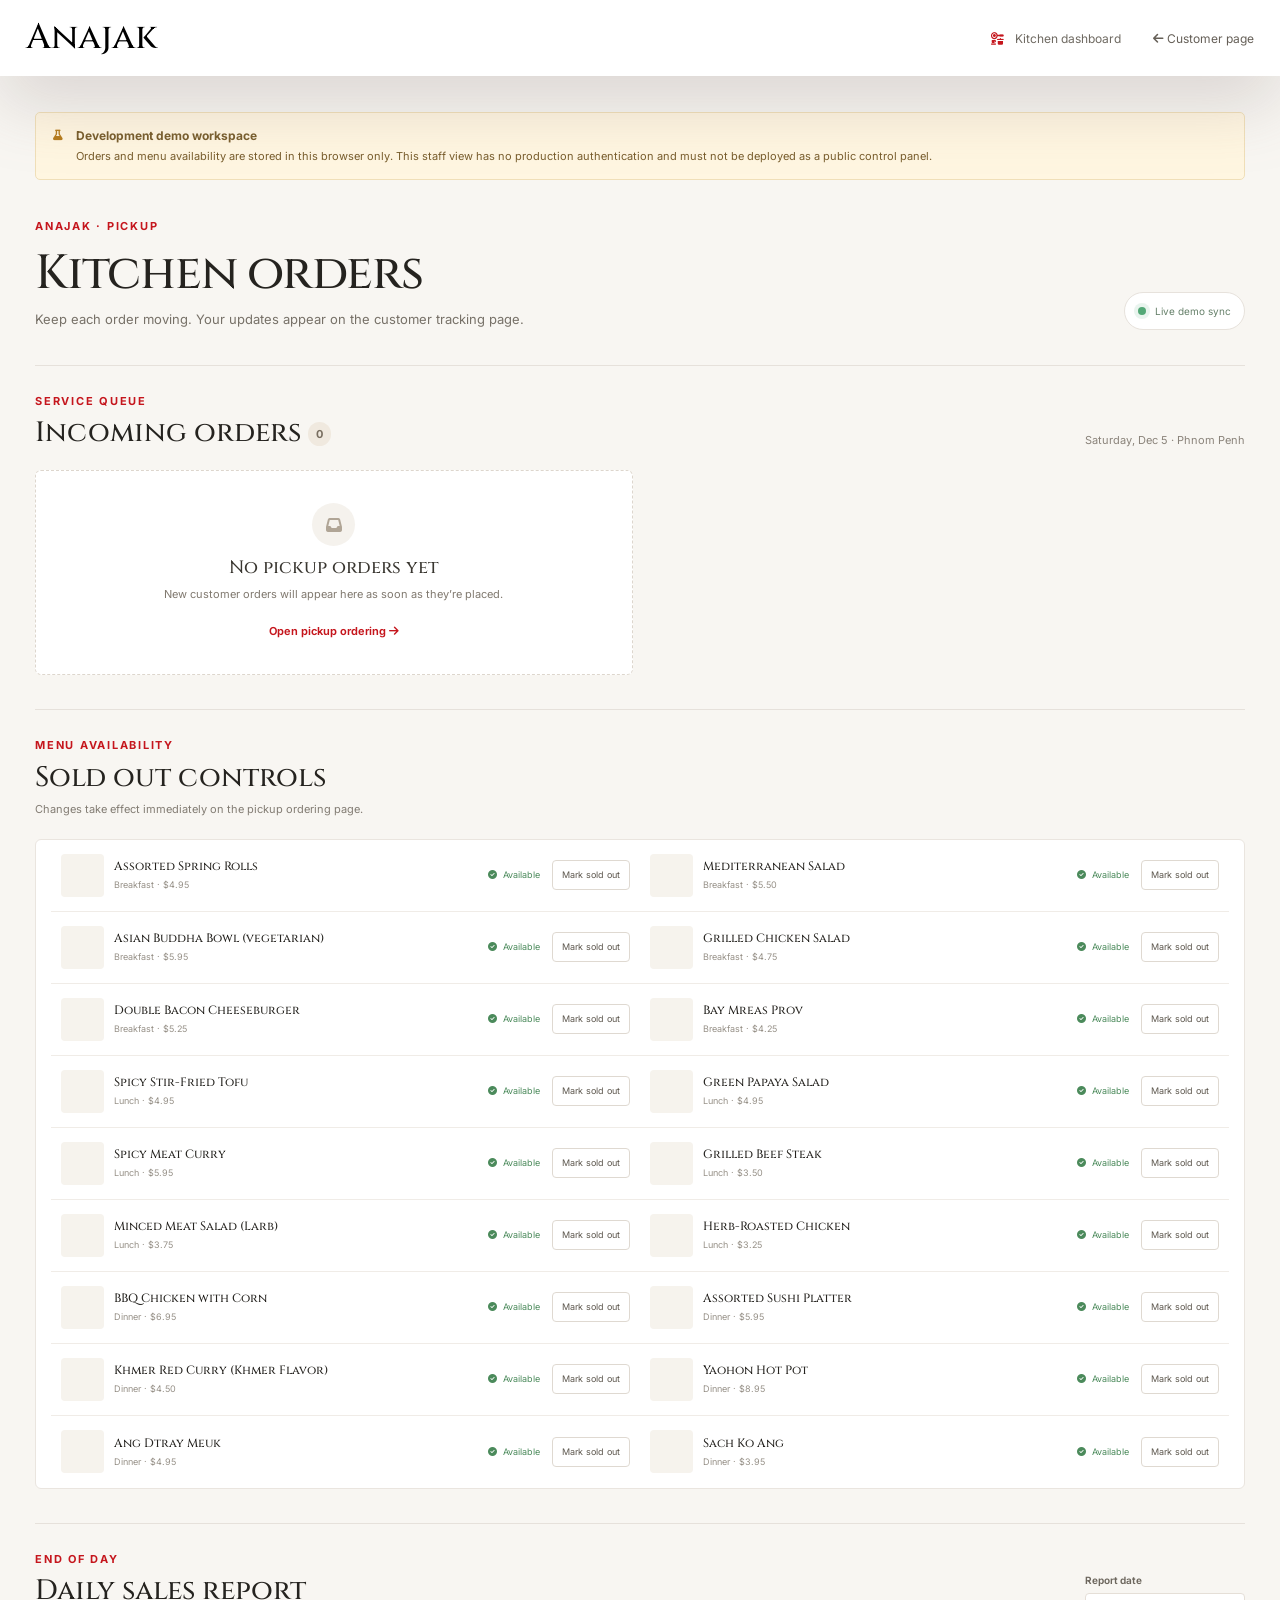
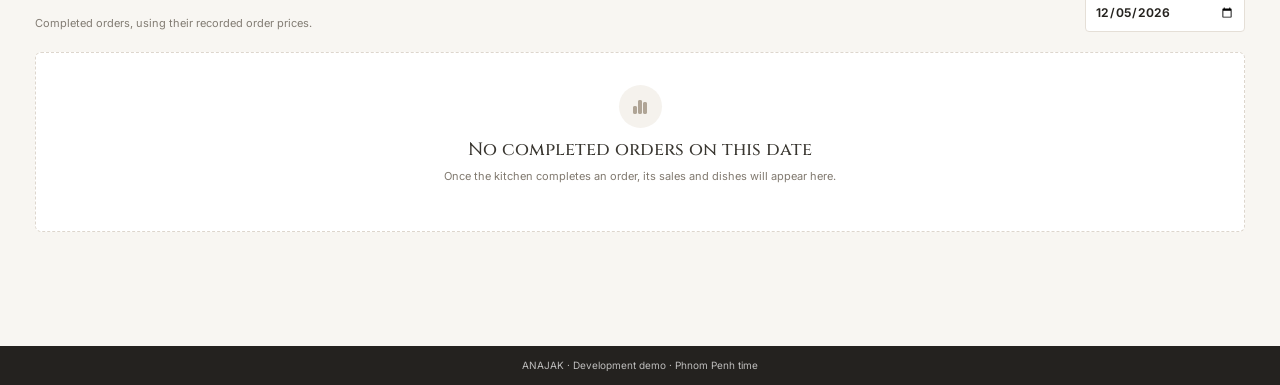
<file: HTML/staff.html>
<!DOCTYPE html>
<html lang="en">
<head>
  <meta charset="UTF-8"><meta name="viewport" content="width=device-width, initial-scale=1.0">
  <title>Kitchen Dashboard | ANAJAK</title>
  <link rel="stylesheet" href="../Global.css"><link rel="stylesheet" href="../layout.css"><link rel="stylesheet" href="../CSS/contact.css">
  <link rel="preconnect" href="https://fonts.googleapis.com"><link rel="preconnect" href="https://fonts.gstatic.com" crossorigin>
  <link href="https://fonts.googleapis.com/css2?family=Cinzel:wght@400..900&family=Cormorant+Garamond:ital,wght@0,300..700;1,300..700&family=Inter:wght@0,14..32,100..900&display=swap" rel="stylesheet">
  <link rel="stylesheet" href="https://cdnjs.cloudflare.com/ajax/libs/font-awesome/6.5.1/css/all.min.css">
</head>
<body class="staff-body">
  <header class="site-header"><div class="site-header__inner"><a class="site-name" href="contact.html">Anajak</a><span class="staff-header-label"><i class="fa-solid fa-kitchen-set" aria-hidden="true"></i> Kitchen dashboard</span><a class="staff-exit" href="contact.html"><i class="fa-solid fa-arrow-left" aria-hidden="true"></i> Customer page</a></div></header>
  <main class="staff-page">
    <div class="staff-demo-notice"><i class="fa-solid fa-flask" aria-hidden="true"></i><div><strong>Development demo workspace</strong><span>Orders and menu availability are stored in this browser only. This staff view has no production authentication and must not be deployed as a public control panel.</span></div></div>
    <section class="staff-heading"><div><p class="eyebrow">ANAJAK · PICKUP</p><h1>Kitchen orders</h1><p>Keep each order moving. Your updates appear on the customer tracking page.</p></div><div class="staff-live"><span></span> Live demo sync</div></section>

    <section class="staff-section" aria-labelledby="orders-heading"><div class="staff-section-heading"><div><p class="eyebrow">Service queue</p><h2 id="orders-heading">Incoming orders <span id="open-order-count" class="section-count">0</span></h2></div><span class="staff-local-time" id="staff-current-time"></span></div><div id="kitchen-orders" class="kitchen-orders"></div></section>

    <section class="staff-section" aria-labelledby="soldout-heading"><div class="staff-section-heading"><div><p class="eyebrow">Menu availability</p><h2 id="soldout-heading">Sold out controls</h2><p>Changes take effect immediately on the pickup ordering page.</p></div></div><div id="availability-list" class="availability-list"></div></section>

    <section class="staff-section sales-section" aria-labelledby="sales-heading"><div class="staff-section-heading"><div><p class="eyebrow">End of day</p><h2 id="sales-heading">Daily sales report</h2><p>Completed orders, using their recorded order prices.</p></div><label class="report-date-label" for="report-date">Report date<input type="date" id="report-date"></label></div><div id="sales-report" class="sales-report"></div></section>
  </main>
  <footer><div class="site-footer__outer"><p>ANAJAK · Development demo · Phnom Penh time</p></div></footer>
  <script src="../JS/order-data.js"></script><script src="../JS/staff.js"></script>
</body>
</html>
</file>
<file: Global.css>
:root {
    --color-main: #cd0707;
    --color-ink: #000000;
    --container: 1250px;
}

* {
    box-sizing: border-box;
}
html,
body {
    min-height: 100%;
}

body {
    margin: 0;
    padding: 0;
    font-size: 16px;
    line-height: 1.6;
    min-height: 100vh;
    display: flex;
    flex-direction: column;
}

main {
    flex: 1;
}

.section-space {
    width: min(calc(100% - 40px), var(--container));
    margin-left: auto;
    margin-right: auto;
    padding-top: 2rem;
    padding-bottom: 2rem;
}

.page-shell {
    margin-top: 8rem;
}

.page {
    margin-top: 5rem;
}

.eyebrow {
    font-family: "Inter", sans-serif;
    font-size: 0.85rem;
    color: var(--color-main);
    text-transform: uppercase;
    letter-spacing: 0.1rem;
    margin-bottom: 0.5rem;
}
</file>
<file: layout.css>
.site-header {
    position: fixed;
    top: 0;
    left: 0;
    right: 0;
    z-index: 10;
    padding: 0;
}

.site-header__inner {
    margin: auto;
    display: flex;
    justify-content: space-between;
    align-items: center;
    border: 1px solid rgba(255, 255, 255, 0.12);
    box-shadow: 0 24px 70px rgba(133, 117, 117, 0.28);
    background: #ffffff;
    padding: 15px 250px 15px 50px;
}

.site-name {
    font-family: "Cinzel", serif;
    font-weight: 500;
    text-decoration: none;
    color: rgb(0, 0, 0);
    font-size: 2.2rem;
}

.site-nav {
    display: flex;
    align-items: center;
    gap: 2rem;
}

.nav-toggle,
.hamburger {
    display: none;
}

.site-nav a {
    margin: 0;
    font-family: "Inter", sans-serif;
    font-size: 0.95rem;
    text-decoration: none;
    color: rgba(0, 0, 0, 0.6);
}

.site-nav a:hover,
.site-nav a[aria-current="page"] {
    color: #cd0707;
    transition: 0.5s;
}

nav a {
    position: relative;
    display: inline-block;
    padding-bottom: 6px;
}

nav a::after {
    content: "";
    position: absolute;
    left: 0;
    bottom: 0;
    width: 0;
    height: 2px;
    background-color: #cd0707;
    transition: 0.3s;
}

nav a[aria-current="page"]::after {
    width: 100%;
}

.button {
    font-family: 'Gill Sans', 'Gill Sans MT', Calibri, 'Trebuchet MS', sans-serif;
    font-size: 1.2rem;
    text-decoration: none;
    color: #ffffff;
    padding: 8px 20px;
    margin: 0;
    border: 1px solid #cd0707;
    background-color: #cd0707;
    border-radius: 40px;
}

.button:hover {
    opacity: 0.6;
    transition: 0.5s;
}

footer {
    background-color: #211f26;
    bottom: 0;
    left: 0;
    width: 100%;
    z-index: 20;
}

.site-footer {
    display: flex;
    justify-content: space-between;
    align-items: flex-start;
    padding: 50px 200px;
}

.site-footer__inner {
    display: flex;
}

.site-footer__inner i {
    color: #cd0707;
    font-size: 1.2rem;
    padding: 5px 7px;
}

.site-footer__inner h3 {
    margin: 0;
    padding: 0;
    display: flex;
    align-items: center;
    gap: 0.7rem;
    color: #ffffff;
    font-family: "Inter", sans-serif;
    font-size: 1rem;
}

footer p {
    color: rgba(255, 255, 255, 0.7);
    font-family: "Inter", sans-serif;
    font-size: 0.9rem;
    line-height: 1.5;
}

footer > div > div > div:last-child h3 {
    display: flex;
    align-items: center;
    flex-direction: row;
    margin-bottom: 1rem;
}

.social-links {
    display: flex;
    gap: 20px;
}

.social-links a {
    width: 35px;
    height: 35px;
    border: 2px solid rgba(255, 255, 255, 0.55);
    border-radius: 50%;
    color: rgba(255, 255, 255, 0.65);
    display: flex;
    align-items: center;
    justify-content: center;
    font-size: 1rem;
    text-decoration: none;
}

.site-footer__outer {
    justify-items: center;
    border-top: 1px solid  rgba(255, 255, 255, 0.55);
    padding: 0.8rem;
}

.site-footer__outer p {
    font-family: "Inter", sans-serif;
    font-size: 0.9rem;
    color: rgba(255, 255, 255, 0.7);
}

@media (max-width: 900px) {
    .site-header__inner {
        padding: 10px 20px;
        gap: 1rem;
    }

    .site-name {
        font-size: 1.8rem;
    }

    .site-nav {
        gap: 1rem;
    }

    .site-nav a {
        font-size: 0.9rem;
    }

    .button {
        font-size: 1rem;
        padding: 6px 15px;
    }

    .site-footer {
        display: flex;
        flex-direction: column;
        gap: 1.5rem;
        align-items: center;
    }

    .site-footer__inner {
        gap: 1rem;
        flex-direction: column;
        align-items: center;
        text-align: center;
    }

    .site-footer__inner h3 {
        justify-content: center;
    }
}

@media (max-width: 600px) {
    .site-header__inner {
        flex-wrap: wrap;
        padding: 10px 20px;
    }

    .site-name {
        font-size: 1.6rem;
    }

    .nav-toggle {
        position: absolute;
        opacity: 0;
        pointer-events: none;
    }

    .hamburger {
        width: 42px;
        height: 42px;
        margin-left: auto;
        border: 1px solid rgba(0, 0, 0, 0.2);
        border-radius: 6px;
        display: flex;
        flex-direction: column;
        align-items: center;
        justify-content: center;
        gap: 5px;
        cursor: pointer;
    }

    .hamburger span {
        width: 22px;
        height: 2px;
        background-color: #000000;
        transition: 0.3s;
    }

    .site-nav,
    .site-header__inner > .button {
        display: none;
        width: 100%;
    }

    .site-nav {
        flex-direction: column;
        align-items: flex-start;
        gap: 0.75rem;
        padding-top: 1rem;
    }

    .site-header__inner > .button {
        margin-top: 0.75rem;
        text-align: center;
    }

    .nav-toggle:checked ~ .site-nav,
    .nav-toggle:checked ~ .button {
        display: flex;
    }

    .nav-toggle:checked ~ .button {
        justify-content: center;
    }

    .nav-toggle:checked + .hamburger span:nth-child(1) {
        transform: translateY(7px) rotate(45deg);
    }

    .nav-toggle:checked + .hamburger span:nth-child(2) {
        opacity: 0;
    }

    .nav-toggle:checked + .hamburger span:nth-child(3) {
        transform: translateY(-7px) rotate(-45deg);
    }

    .site-footer {
        padding: 30px 20px;
    }
}
</file>
<file: CSS/index.css>
nav a[href="index.html"]::after {
    width: 100%;
}

.hero-section {
    display: flex;
    justify-content: space-between;
    align-items: center;
    gap: 4rem;
}

.hero-section__inner {
    width: 45%;
    display: flex;
    flex-direction: column;
}

.hero-section__inner h1 {
    font-family: "Cinzel", serif;
    font-size: 3.25rem;
    font-weight: 400;
    padding: 0;
    margin: 0;
}

.hero-section__inner p {
    font-family:Cambria, Cochin, Georgia, Times, 'Times New Roman', serif;
    font-size: 1.5rem;
    padding: 0;
    margin: 0;
    margin-bottom: 1.8rem;
}

.hero-button {
    display: flex;
    gap: 1.5rem;
}

.button-pro {
    font-family:'Gill Sans', 'Gill Sans MT', Calibri, 'Trebuchet MS', sans-serif;
    font-weight: 500;
    text-decoration: none;
    color: var(--color-ink);
    border: 1px solid var(--color-main);
    background-color: #ffffff;
    padding: 8px 20px;
    border-radius: 40px;
    font-size: 1.2rem;
    cursor: pointer;
}

.button-pro:hover {
    color: #ffffff;
    background-color: var(--color-main);
    transition: 0.3s;
}

.video-modal[hidden] {
    display: none;
}

.video-modal {
    position: fixed;
    inset: 0;
    z-index: 100;
    display: flex;
    align-items: center;
    justify-content: center;
    padding: 32px;
}

.video-modal__overlay {
    position: absolute;
    inset: 0;
    background-color: rgba(0, 0, 0, 0.72);
}

.video-modal__content {
    position: relative;
    z-index: 1;
    width: min(1120px, 92vw);
    aspect-ratio: 16 / 9;
    background-color: #000000;
    border-radius: 6px;
    box-shadow: 0 24px 70px rgba(0, 0, 0, 0.45);
}

.video-modal__content iframe {
    display: block;
    width: 100%;
    height: 100%;
    border: 0;
    border-radius: 6px;
    background-color: #000000;
}

.video-modal__close {
    position: absolute;
    top: -18px;
    right: -18px;
    width: 42px;
    height: 42px;
    border: 0;
    border-radius: 50%;
    background-color: var(--color-main);
    color: #ffffff;
    cursor: pointer;
    font-size: 1.2rem;
    display: flex;
    align-items: center;
    justify-content: center;
    box-shadow: 0 12px 30px rgba(0, 0, 0, 0.35);
}

body.video-modal-open {
    overflow: hidden;
}

@media (max-width: 700px) {
    .video-modal {
        padding: 18px;
    }

    .video-modal__content {
        width: 96vw;
    }

    .video-modal__close {
        top: -14px;
        right: -10px;
        width: 38px;
        height: 38px;
    }
}

#hero-changing-image {
    width: 38%;
    height: 520px;
    object-fit: cover;
    transform: scale(1);
    transition: transform 0.5s ease-in-out;
    box-shadow: 0 24px 70px rgba(133, 117, 117, 0.28);
    border-radius: 20px;
}

.extra-info {
    display: flex;
    gap: 2rem;
    margin: 0 10rem;
    justify-content: space-between;
    margin-bottom: 3rem;
}

.main-card {
    border: 1px solid var(--color-mian);
    background-color: var(--color-main);
    color: #ffffff;
    padding: 3rem;
}

.main-card h2 {
    font-family: "Cinzel", serif;
    font-size: 1.8rem;
    padding-top: 0;
    padding: 0;
    margin:0;
}

.main-card p {
    font-family: 'Gill Sans', 'Gill Sans MT', Calibri, 'Trebuchet MS', sans-serif;
    font-size: 1.1rem;
}

.home-button {
    border: 1px solid #e25f5f;
    background-color:#e25f5f;
    text-decoration: none;
    color: #ffffff;
    padding: 8px 20px;
    border-radius: 40px;
    font-size: 1.2rem;
    font-family:'Gill Sans', 'Gill Sans MT', Calibri, 'Trebuchet MS', sans-serif;
}

.card {
    background-color: #f9f4f1;
    padding: 2rem;
    text-align: center;
}

.card h2 {
    font-family: "Cinzel", serif;
    padding-top: 0;
}

.card p {
    font-family: 'Gill Sans', 'Gill Sans MT', Calibri, 'Trebuchet MS', sans-serif;
    font-size: 1rem;
}

.card i {
    color: var(--color-main);
    border: 1px solid var(--color-main);
    border-radius: 50%;
    padding: 1rem;
    font-size: 2rem;
}

.stats-section {
    margin-top: 0;
}

.anajak-background {
    background-image: linear-gradient(360deg, rgba(0, 0, 0, 0.32) 0%, rgba(0, 0, 0, 0.32) 48%, rgba(0, 0, 0, 0.58) 100%),
     url(../asset/brooke-lark-IDonmDWrXO8-unsplash.jpg);
    width: 100%;
    height: 40vh;
    background-size: cover;
    background-position: center 59%;
    align-content: center;
}

.anajak-background__inner {
    display: flex;
    justify-content: space-between;
    padding: 0 10rem;
}

.anajak-background__inner p {
    color: #ffffff;
    font-size: 2.5rem;
    font-weight: 700;
    margin: 0 0;
}

.anajak-background__inner span {
    color: rgba(255, 255, 255, 0.65);
    font-size: 1.35rem;
    padding: 0;
    margin: 0;
    align-items: center;
}

.number {
    display: flex;
    flex-direction: column;
    align-items: center;
    text-align: center;
}

@media (max-width: 900px) {
    .hero-section {
        display: flex;
        flex-direction: column;
        gap: 2rem;
        padding: 0 2rem;
    }

    .hero-section__inner {
        text-align: center;
        width: 80%;
    }

    .hero-section__inner .hero-button {
        justify-content: center;
    }

    #hero-changing-image {
        width: 100%;
    }

    .extra-info {
        padding: 0;
        display: flex;
        flex-direction: column;
        gap: 3rem;
        margin: 0 2rem;
    }

    .card {
        font-size: 1rem;
    }

    .page {
        margin: 2rem 0;
    }

    .anajak-background__inner {
        gap: 1rem;
        padding: 0 2rem;
    }
}

@media (max-width: 600px) {
    .hero-section {
        padding: 0 1rem;
    }

    .hero-section__inner h1 {
        font-size: 2.5rem;
    }

    .hero-section__inner p {
        font-size: 1.2rem;
    }

    .anajak-background__inner p {
        font-size: 1.8rem;
    }

    .anajak-background__inner span {
        font-size: 1rem;
    }
}
</file>
<file: CSS/about.css>
nav a[href="about.html"]::after {
    width: 100%;
}

.page-shell--about {
    margin-top: 10rem;
    margin-bottom: 5rem;
}

.about-info {
    display: flex;
    flex-direction: row;
    justify-content:space-between;
    gap: 4rem;
    padding: 0 8rem;
}

.about-us {
    border: 0.2rem solid #000000;
    padding: 0;
    text-align: center;
    margin-top: 1.1rem;
}

.about-us h2 {
    color: var(--color-text);
    margin-bottom: 0;
    margin-top: 1rem;
    font-family: "Cinzel", serif;
}

.about-us p {
    color: var(--color-main);
    font-size: 1.5rem;
    margin-top: 0;
    margin-bottom: 1rem;
}

.about-info-1 img {
    width: 100%;
}

.about-info-2 {
    width: 50%;
}

.about-info-2 img {
    width: 100%;
}

@media (max-width: 900px) {

    .page-shell--about {
        margin-top: 8rem;
        margin-bottom: 3rem;
    }
    
    .about-info {
        flex-direction: column;
        gap: 2rem;
        padding: 0 2rem;
    }

    .about-info-2 {
        width: 100%;
    }
}

@media (max-width: 600px) {
    .page-shell--about {
        margin-top: 7rem;
        margin-bottom: 1.8rem;
    }
}
</file>
<file: CSS/contact.css>
nav a[href="contact.html"]::after { width: 100%; }
:root { --anajak-red: #c5161d; --anajak-deep: #94151a; --anajak-ink: #25231f; --anajak-muted: #77736d; --anajak-line: #e9e4dd; --anajak-cream: #f8f5ef; }
html { scroll-behavior: smooth; scroll-padding-top: 100px; }
body { color: var(--anajak-ink); background: #fff; font-family: "Inter", sans-serif; }
button, input, select, textarea { font: inherit; }
button, a, input, select, textarea { -webkit-tap-highlight-color: transparent; }
:focus-visible { outline: 3px solid #e79b37 !important; outline-offset: 3px; }
.contact-page { overflow: hidden; }
.contact-hero { width: min(calc(100% - 64px), 1290px); margin: 112px auto 0; min-height: 500px; display: grid; grid-template-columns: 0.94fr 1.06fr; align-items: center; gap: 46px; }
.contact-hero__copy { padding: 42px 0 48px 3.5vw; }
.contact-hero .eyebrow, .section-heading .eyebrow, .cart-panel .eyebrow, .tracking-section .eyebrow, .contact-message .eyebrow, .staff-page .eyebrow { margin: 0 0 12px; font-size: 11px; line-height: 1.4; letter-spacing: .16em; font-weight: 700; color: var(--anajak-red); text-transform: uppercase; }
.contact-hero h1 { margin: 0; font-family: "Cinzel", Georgia, serif; font-weight: 500; font-size: clamp(42px, 5.2vw, 72px); line-height: 1.06; letter-spacing: -.035em; }
.contact-hero h1 em { color: var(--anajak-red); font-weight: 400; }
.contact-hero__copy > p:not(.eyebrow) { max-width: 460px; margin: 22px 0 26px; color: #69655f; line-height: 1.8; font-size: 15px; }
.contact-hero__actions { display: flex; gap: 25px; align-items: center; flex-wrap: wrap; }
.primary-action, .outline-action, .text-action { min-height: 48px; border-radius: 5px; display: inline-flex; align-items: center; justify-content: center; gap: 10px; text-decoration: none; cursor: pointer; font-weight: 650; transition: .18s ease; }
.primary-action { padding: 0 22px; color: #fff; border: 1px solid var(--anajak-red); background: var(--anajak-red); box-shadow: 0 6px 16px #c5161d22; }
.primary-action:hover { background: var(--anajak-deep); border-color: var(--anajak-deep); transform: translateY(-1px); }
.text-action { color: var(--anajak-ink); border: 0; min-height: 42px; }
.text-action:hover, .contact-message a:hover { color: var(--anajak-red); }
.hero-note { margin-top: 32px; font-size: 12px; color: #77736d; display: flex; align-items: center; gap: 9px; }
.status-dot, .demo-pill span, .staff-live span { width: 8px; height: 8px; background: #53a877; display: inline-block; border-radius: 50%; box-shadow: 0 0 0 4px #53a87720; }
.contact-hero__image { min-height: 440px; height: 100%; max-height: 490px; border-radius: 3px; background: linear-gradient(180deg, #17110a00 65%, #17110a8c), url("../asset/image/luisa-brimble-2RrBE90w0T8-unsplash.jpg") center 48%/cover; position: relative; }
.image-caption { position: absolute; bottom: 23px; left: 25px; right: 25px; display: flex; justify-content: space-between; align-items: center; color: #fff; font-size: 13px; letter-spacing: .04em; }
.image-caption i { border: 1px solid #ffffff99; width: 36px; height: 36px; border-radius: 50%; display: grid; place-items: center; }
.contact-details { width: min(calc(100% - 64px), 1210px); margin: 0 auto 95px; background: #fff; position: relative; display: grid; grid-template-columns: 1.1fr 1fr .9fr; box-shadow: 0 14px 46px #3427190c; border: 1px solid #f0ece7; padding: 24px 20px; }
.contact-details > div { display: flex; align-items: flex-start; gap: 15px; padding: 5px 24px; border-right: 1px solid var(--anajak-line); }
.contact-details > div:last-child { border-right: 0; }
.detail-icon { flex: 0 0 38px; height: 38px; display: grid; place-items: center; border-radius: 50%; color: var(--anajak-red); background: #fbf1ef; }
.contact-details small { font-size: 10px; text-transform: uppercase; letter-spacing: .12em; font-weight: 700; color: #99938b; }
.contact-details p { font-size: 12px; color: #4f4b46; line-height: 1.8; margin: 5px 0 0; }
.contact-details a { text-decoration: none; color: inherit; }
.contact-details a:hover { color: var(--anajak-red); }
.pickup-section { padding: 92px max(32px, calc((100vw - 1240px)/2)) 100px; background: var(--anajak-cream); }
.section-heading { display: flex; justify-content: space-between; align-items: end; gap: 28px; margin-bottom: 34px; }
.section-heading h2, .tracking-intro h2, .contact-message h2, .staff-heading h1 { margin: 0; font: 500 clamp(32px, 4vw, 45px)/1.15 "Cinzel", Georgia, serif; letter-spacing: -.025em; }
.section-heading > div > p:not(.eyebrow), .tracking-intro > p:not(.eyebrow), .contact-message > div > p:not(.eyebrow) { color: var(--anajak-muted); font-size: 14px; line-height: 1.7; margin: 10px 0 0; }
.demo-pill { border: 1px solid #e5ded3; color: #716b62; background: #fff; padding: 9px 13px; font-size: 11px; border-radius: 99px; display: flex; gap: 9px; align-items: center; white-space: nowrap; }
.demo-pill span { width: 6px; height: 6px; box-shadow: none; }
.ordering-layout { display: grid; grid-template-columns: minmax(0, 1fr) 350px; align-items: start; gap: 28px; }
.meal-filter { display: flex; gap: 8px; overflow: auto; padding: 2px 2px 14px; margin-bottom: 10px; }
.meal-filter__button { background: transparent; border: 1px solid transparent; color: #736e67; border-radius: 99px; padding: 9px 16px; white-space: nowrap; cursor: pointer; font-size: 12px; }
.meal-filter__button:hover { border-color: #ded7ce; }
.meal-filter__button.is-active { color: #fff; border-color: var(--anajak-ink); background: var(--anajak-ink); }
.dish-grid { display: grid; grid-template-columns: repeat(2, minmax(0, 1fr)); gap: 16px; }
.dish-card { background: #fff; border: 1px solid #eee9e3; border-radius: 8px; overflow: hidden; display: flex; min-height: 174px; }
.dish-card__image { width: 128px; min-width: 128px; position: relative; background: #f6f3ed; display: grid; place-items: center; }
.dish-card__image img { width: 100%; height: 100%; min-height: 174px; object-fit: contain; padding: 10px; }
.meal-tag, .sold-out-tag { position: absolute; left: 9px; top: 9px; border-radius: 99px; padding: 4px 7px; background: #ffffffed; text-transform: capitalize; color: #6e685f; font-size: 9px; }
.sold-out-tag { color: #fff; background: #655f59; font-weight: 700; text-transform: uppercase; letter-spacing: .06em; }
.dish-card__content { min-width: 0; padding: 13px 12px 12px; flex: 1; display: flex; flex-direction: column; align-items: flex-start; }
.dish-card__top { width: 100%; display: flex; align-items: flex-start; justify-content: space-between; gap: 6px; }
.dish-card h3 { margin: 0; font: 500 14px/1.35 "Cinzel", Georgia, serif; }
.dish-card__top > strong { color: var(--anajak-red); font-size: 12px; white-space: nowrap; }
.dish-card__content > p { margin: 8px 0 10px; color: #817b73; font-size: 10px; line-height: 1.5; }
.add-button { color: var(--anajak-red); background: #fff; border: 1px solid #ebd3d0; padding: 7px 10px; margin-top: auto; border-radius: 4px; cursor: pointer; font-weight: 650; font-size: 10px; }
.add-button:hover:not(:disabled) { color: #fff; background: var(--anajak-red); }
.add-button:disabled { color: #827d76; cursor: not-allowed; background: #f1efec; border-color: #f1efec; }
.dish-card.is-sold-out img { opacity: .5; }
.dish-quantity, .cart-line__controls { display: flex; align-items: center; gap: 9px; margin-top: auto; color: #5c5750; font-size: 11px; }
.dish-quantity button, .cart-line__controls button { width: 27px; height: 27px; border-radius: 50%; border: 1px solid #e4ded7; color: var(--anajak-ink); background: white; cursor: pointer; font-size: 16px; line-height: 1; }
.dish-quantity button:hover, .cart-line__controls button:hover:not(:disabled) { border-color: var(--anajak-red); color: var(--anajak-red); }
.cart-panel { position: sticky; top: 100px; border-radius: 8px; padding: 21px; background: #fff; border: 1px solid #ebe5dd; box-shadow: 0 10px 26px #34271908; }
.cart-panel__title { display: flex; justify-content: space-between; align-items: center; padding-bottom: 16px; border-bottom: 1px solid var(--anajak-line); }
.cart-panel__title .eyebrow { margin-bottom: 5px; }
.cart-panel__title h3 { font: 500 19px "Cinzel", Georgia, serif; margin: 0; }
.cart-panel__title h3 span { font: 600 10px "Inter", sans-serif; color: #fff; background: var(--anajak-red); padding: 3px 7px; vertical-align: 3px; border-radius: 20px; }
.cart-panel__title > i { color: #c7bbae; font-size: 19px; }
.cart-items { max-height: 300px; overflow: auto; }
.cart-line { padding: 13px 0; display: grid; grid-template-columns: 1fr auto auto; gap: 8px; align-items: center; border-bottom: 1px solid #f1eeea; }
.cart-line > div:first-child { min-width: 0; display: flex; flex-direction: column; gap: 3px; }
.cart-line > div:first-child strong, .cart-line > strong { font-size: 11px; }
.cart-line > div:first-child small { color: #918a80; font-size: 9px; line-height: 1.35; }
.cart-line--unavailable > div:first-child small { color: #b32d31; }
.cart-line__controls { gap: 5px; margin: 0; }
.cart-line__controls button { width: 23px; height: 23px; font-size: 14px; }
.cart-line__controls button:disabled { color: #c5c1ba; cursor: not-allowed; }
.cart-line__controls span, .cart-line > strong { font-variant-numeric: tabular-nums; }
.cart-empty { text-align: center; padding: 20px 9px 22px; color: #89837a; }
.cart-empty i { color: #d8cdc0; font-size: 20px; }
.cart-empty p { font-size: 11px; margin: 8px 0 0; }
.cart-total { display: flex; justify-content: space-between; padding: 17px 0; border-top: 1px solid var(--anajak-line); font-size: 13px; }
.cart-total strong { font-size: 18px; }
.checkout-form { display: flex; flex-direction: column; gap: 7px; }
.checkout-form label, .tracking-form label { color: #4f4a43; font-size: 11px; font-weight: 650; margin-top: 5px; }
.checkout-form label span { color: #99938b; font-weight: 400; }
.checkout-form input, .checkout-form select, .checkout-form textarea, .tracking-form input, .report-date-label input { width: 100%; background: #fff; border: 1px solid #e5dfd7; border-radius: 4px; padding: 10px 11px; color: var(--anajak-ink); font-size: 12px; }
.checkout-form textarea { resize: vertical; min-height: 61px; }
.checkout-form input::placeholder, .checkout-form textarea::placeholder, .tracking-form input::placeholder { color: #aaa39a; }
.checkout-button { margin-top: 8px; width: 100%; min-height: 45px; font-size: 12px; }
.checkout-button:disabled { opacity: .5; cursor: not-allowed; box-shadow: none; transform: none; }
.form-feedback { min-height: 0; color: #527a60; font-size: 11px; line-height: 1.4; margin: 1px 0; }
.form-feedback:empty { display: none; }
.form-feedback.is-error { color: #b42228; }
.privacy-note { color: #918a80; font-size: 9px; display: flex; align-items: center; gap: 6px; margin: 7px 0 0; }
.order-confirmation { padding-top: 20px; }
.confirmation-icon { width: 39px; height: 39px; color: #fff; background: #559069; border-radius: 50%; display: grid; place-items: center; margin-bottom: 14px; }
.order-confirmation .eyebrow { margin: 0 0 5px; color: #559069; font-size: 10px; text-transform: uppercase; letter-spacing: .1em; }
.order-confirmation h3 { font: 500 21px "Cinzel", Georgia, serif; margin: 0 0 7px; }
.order-confirmation > p:not(.eyebrow) { font-size: 11px; line-height: 1.5; color: #79736b; }
.confirmation-summary { border-top: 1px solid var(--anajak-line); margin-top: 14px; padding-top: 10px; }
.confirmation-summary > div, .tracking-order-lines > div { display: flex; justify-content: space-between; gap: 12px; padding: 5px 0; font-size: 10px; color: #676159; }
.confirmation-summary > div strong, .tracking-order-lines > div strong { color: var(--anajak-ink); white-space: nowrap; }
.confirmation-summary .confirmation-total { padding-top: 10px; margin-top: 5px; border-top: 1px solid var(--anajak-line); color: var(--anajak-ink); font-weight: 700; }
.pickup-detail { padding: 9px 0; }
.order-confirmation .outline-action { width: 100%; min-height: 40px; font-size: 11px; margin-top: 5px; }
.tracking-section { width: min(calc(100% - 64px), 1130px); margin: 92px auto; padding: 42px 46px; display: grid; grid-template-columns: .9fr 1.1fr; gap: 50px; align-items: center; border: 1px solid #eee8e1; background: #fff; }
.tracking-form label { display: block; margin-bottom: 9px; }
.tracking-input-row { display: flex; gap: 8px; }
.tracking-form input { min-width: 0; flex: 1; }
.outline-action { min-height: 42px; border: 1px solid #d8d0c6; color: var(--anajak-ink); background: #fff; padding: 0 14px; font-size: 11px; white-space: nowrap; }
.outline-action:hover { color: var(--anajak-red); border-color: var(--anajak-red); }
.tracking-result { grid-column: 1/-1; }
.tracking-card { border: 1px solid #ece6de; border-radius: 6px; padding: 20px; background: #fcfbf9; }
.tracking-card__header { display: flex; justify-content: space-between; gap: 12px; align-items: center; }
.tracking-card__header > div { display: flex; flex-direction: column; gap: 3px; }
.tracking-card__header small { color: #8e887f; text-transform: uppercase; letter-spacing: .1em; font-size: 9px; }
.tracking-card__header strong { font: 500 17px "Cinzel", Georgia, serif; }
.status-badge { padding: 6px 10px; border-radius: 99px; font-size: 10px; font-weight: 700; background: #f3eee6; color: #766b5b; white-space: nowrap; }
.status-preparing { color: #956515; background: #fff3d7; }.status-ready-for-pickup { color: #236548; background: #e1f3e8; }.status-completed { color: #395a76; background: #e7eff6; }
.status-steps { list-style: none; display: grid; grid-template-columns: repeat(4, 1fr); gap: 8px; margin: 24px 0; padding: 0; }
.status-steps li { position: relative; display: flex; flex-direction: column; align-items: center; gap: 8px; text-align: center; color: #aaa39a; font-size: 9px; }
.status-steps li::before { content: ""; height: 2px; background: #e6e0d8; position: absolute; top: 13px; left: -50%; right: 50%; z-index: 0; }
.status-steps li:first-child::before { display: none; }
.status-steps li > span { z-index: 1; width: 26px; height: 26px; display: grid; place-items: center; border: 1px solid #d8d2ca; background: #fff; border-radius: 50%; font-size: 10px; }
.status-steps li.is-done { color: #4d735c; }.status-steps li.is-done > span { color: #fff; background: #57916a; border-color: #57916a; }.status-steps li.is-done::before { background: #57916a; }
.status-steps li b { font-weight: 600; }
.tracking-order-lines { border-top: 1px solid #e9e4dd; padding-top: 10px; }
.tracking-card__footer { border-top: 1px solid #e9e4dd; padding-top: 12px; display: flex; justify-content: space-between; font-size: 10px; color: #777168; }
.tracking-card__footer strong { color: var(--anajak-ink); }
.contact-message { background: #f8f5ef; padding: 52px max(32px, calc((100vw - 1130px)/2)); display: flex; align-items: center; justify-content: space-between; gap: 35px; }
.contact-message h2 { font-size: 36px; }.contact-message__actions { display: flex; gap: 30px; flex-wrap: wrap; }.contact-message a { color: #514c45; text-decoration: none; font-size: 12px; font-weight: 600; }.contact-message a i { color: var(--anajak-red); margin-right: 7px; }

/* Staff demo dashboard */
.staff-body { background: #f8f6f2; }.staff-body .site-header__inner { padding: 9px max(25px, calc((100vw - 1230px)/2)); }.staff-header-label { margin-left: auto; margin-right: 32px; color: #6f6a62; font-size: 12px; }.staff-header-label i { color: var(--anajak-red); margin-right: 7px; }.staff-exit { color: #655f57; text-decoration: none; font-size: 12px; }.staff-exit:hover { color: var(--anajak-red); }
.staff-page { width: min(calc(100% - 48px), 1210px); margin: 112px auto 80px; }
.staff-demo-notice { display: flex; gap: 13px; padding: 14px 17px; color: #785d2c; background: #fff6e1; border: 1px solid #f0dfb8; border-radius: 5px; font-size: 11px; line-height: 1.55; }.staff-demo-notice > i { color: #b67c1d; margin-top: 3px; }.staff-demo-notice div { display: flex; flex-direction: column; gap: 2px; }.staff-demo-notice strong { font-size: 12px; }
.staff-heading { display: flex; align-items: end; justify-content: space-between; gap: 25px; padding: 39px 0 35px; }.staff-heading h1 { font-size: clamp(36px, 4vw, 48px); }.staff-heading > div > p:not(.eyebrow) { margin: 8px 0 0; font-size: 13px; color: #777168; }.staff-live { display: flex; gap: 9px; align-items: center; color: #66806a; background: #fff; border: 1px solid #e7e2dc; padding: 10px 13px; border-radius: 99px; font-size: 10px; }
.staff-section { padding: 28px 0 34px; border-top: 1px solid #e6e1db; }.staff-section-heading { display: flex; align-items: end; justify-content: space-between; gap: 24px; margin-bottom: 20px; }.staff-section-heading h2 { font: 500 28px/1.2 "Cinzel", Georgia, serif; margin: 0; }.staff-section-heading > div > p:not(.eyebrow) { color: #827c73; font-size: 11px; margin: 7px 0 0; }.staff-section-heading .eyebrow { margin-bottom: 7px; }.section-count { vertical-align: 3px; border-radius: 99px; background: #f0e9df; font: 700 11px "Inter", sans-serif; padding: 5px 8px; color: #786e60; }.staff-local-time { font-size: 11px; color: #8a837a; }
.kitchen-orders { display: grid; grid-template-columns: repeat(2, minmax(0, 1fr)); gap: 15px; }.kitchen-order { background: #fff; border: 1px solid #eae5df; border-radius: 6px; padding: 18px; }.kitchen-order__head { display: flex; justify-content: space-between; align-items: center; gap: 10px; }.order-time { color: #8e877e; font-size: 10px; }.kitchen-order h3 { margin: 2px 0 0; font: 500 18px "Cinzel", Georgia, serif; }.kitchen-order__pickup { display: flex; flex-wrap: wrap; gap: 8px 17px; padding: 12px 0; margin-top: 10px; border-top: 1px solid #f0ece7; color: #68635b; font-size: 10px; }.kitchen-order__pickup i { margin-right: 5px; color: #a69b8d; }.kitchen-order__pickup a { color: inherit; text-decoration: none; }.kitchen-order__items { background: #faf8f5; padding: 8px 11px; border-radius: 4px; }.kitchen-order__items div { display: flex; justify-content: space-between; gap: 10px; padding: 5px 0; font-size: 11px; }.kitchen-order__items b { color: var(--anajak-red); margin-right: 5px; }.kitchen-order__items strong { white-space: nowrap; font-size: 10px; }.kitchen-note { margin: 10px 0 0; font-size: 10px; line-height: 1.4; color: #866b37; }.kitchen-note i { margin-right: 5px; }.kitchen-order__foot { display: flex; justify-content: space-between; gap: 12px; align-items: center; padding-top: 14px; }.kitchen-order__foot > strong { font-size: 11px; }.kitchen-order__foot > strong span { font-size: 15px; margin-left: 4px; }.status-action { background: var(--anajak-red); color: #fff; border: 1px solid var(--anajak-red); border-radius: 4px; min-height: 38px; padding: 0 13px; font-size: 10px; font-weight: 700; cursor: pointer; }.status-action:hover { background: var(--anajak-deep); }.completed-note { font-size: 10px; color: #527a60; }
.staff-empty, .report-empty { text-align: center; background: #fff; border: 1px dashed #ddd6cd; padding: 32px 16px; border-radius: 6px; color: #80796f; }.staff-empty > span, .report-empty > span { width: 43px; height: 43px; margin: 0 auto 9px; display: grid; place-items: center; border-radius: 50%; color: #b0a596; background: #f5f2ed; }.staff-empty h3, .report-empty h3 { margin: 0; font: 500 18px "Cinzel", Georgia, serif; color: #393630; }.staff-empty p, .report-empty p { margin: 6px 0 13px; font-size: 11px; }.staff-empty a { color: var(--anajak-red); text-decoration: none; font-size: 11px; font-weight: 650; }
.availability-list { background: #fff; border: 1px solid #eae5df; border-radius: 6px; display: grid; grid-template-columns: 1fr 1fr; padding: 0 15px; }.availability-row { display: grid; grid-template-columns: minmax(0, 1fr) auto auto; gap: 12px; align-items: center; min-height: 72px; padding: 9px 10px; border-bottom: 1px solid #f0ece7; }.availability-row:nth-last-child(-n+2) { border-bottom: 0; }.availability-row__dish { display: flex; align-items: center; gap: 10px; min-width: 0; }.availability-thumb { width: 43px; height: 43px; flex: 0 0 43px; display: grid; place-items: center; background: #f6f3ed; border-radius: 4px; }.availability-thumb img { width: 100%; height: 100%; object-fit: contain; }.availability-row__dish > div { display: flex; flex-direction: column; gap: 4px; min-width: 0; }.availability-row__dish strong { font: 500 12px "Cinzel", Georgia, serif; }.availability-row__dish small { color: #969087; font-size: 9px; text-transform: capitalize; }.availability-state { font-size: 9px; white-space: nowrap; color: #4b8a5b; }.availability-state i { margin-right: 3px; }.availability-state.is-unavailable { color: #af3c3f; }.availability-toggle { background: #fff; border: 1px solid #dfd9d1; border-radius: 4px; color: #5e584f; padding: 7px 9px; font-size: 9px; cursor: pointer; white-space: nowrap; }.availability-toggle:hover { border-color: var(--anajak-red); color: var(--anajak-red); }.availability-toggle.is-sold-out { color: #4d835c; border-color: #d2e6d7; background: #f5fbf6; }
.report-date-label { font-size: 10px; color: #6d675e; font-weight: 650; display: flex; flex-direction: column; gap: 5px; }.report-date-label input { width: auto; min-width: 160px; padding: 8px 9px; }.sales-metrics { display: grid; grid-template-columns: 1fr 1fr; gap: 14px; }.sales-metrics article { padding: 19px; background: #fff; border: 1px solid #eae5df; border-radius: 5px; display: flex; flex-direction: column; gap: 4px; }.sales-metrics article span { color: #777168; font-size: 11px; }.sales-metrics article strong { font: 500 31px "Cinzel", Georgia, serif; color: #2e2c27; }.sales-metrics article small { color: #a19a91; font-size: 9px; }.top-dishes { margin-top: 16px; border: 1px solid #eae5df; background: #fff; border-radius: 5px; padding: 19px; }.top-dishes__heading { display: flex; align-items: end; justify-content: space-between; margin-bottom: 10px; }.top-dishes__heading .eyebrow { margin: 0 0 4px; }.top-dishes__heading h3 { margin: 0; font: 500 19px "Cinzel", Georgia, serif; }.top-dishes__heading > span { font-size: 9px; color: #948d84; }.top-dish-row { display: grid; grid-template-columns: 35px 1fr auto; gap: 8px; align-items: center; padding: 10px 0; border-top: 1px solid #f0ece7; font-size: 11px; }.top-dish-rank { color: var(--anajak-red); font: 500 15px "Cinzel", Georgia, serif; }.top-dish-row > span:last-child { color: #79736b; font-size: 10px; }.staff-body footer { background: #24221f; }.staff-body .site-footer__outer { border: 0; text-align: center; padding: 12px; }.staff-body .site-footer__outer p { margin: 0; font-size: 10px; }

@media (max-width: 1100px) { .contact-hero { gap: 28px; }.contact-hero__copy { padding-left: 1vw; }.ordering-layout { grid-template-columns: minmax(0, 1fr) 320px; gap: 18px; }.dish-grid { grid-template-columns: 1fr; }.dish-card { min-height: 150px; }.dish-card__image { width: 120px; min-width: 120px; }.dish-card__image img { min-height: 150px; } }
@media (max-width: 760px) { .contact-hero { width: min(calc(100% - 36px), 620px); margin-top: 86px; min-height: unset; grid-template-columns: 1fr; gap: 20px; }.contact-hero__copy { padding: 26px 2px 0; }.contact-hero h1 { font-size: clamp(42px, 11vw, 62px); }.contact-hero__copy > p:not(.eyebrow) { margin: 15px 0 20px; font-size: 13px; }.contact-hero__actions { gap: 16px; }.primary-action { padding: 0 16px; font-size: 12px; }.text-action { font-size: 12px; }.hero-note { margin-top: 20px; }.contact-hero__image { min-height: 260px; max-height: 300px; background-position: center 45%; }.contact-details { width: min(calc(100% - 36px), 620px); grid-template-columns: 1fr; margin-bottom: 60px; padding: 10px 16px; }.contact-details > div { border-right: 0; border-bottom: 1px solid var(--anajak-line); padding: 14px 2px; gap: 12px; }.contact-details > div:last-child { border-bottom: 0; }.contact-details p { font-size: 11px; }.pickup-section { padding: 62px 18px 68px; }.section-heading { align-items: flex-start; flex-direction: column; gap: 14px; margin-bottom: 18px; }.section-heading h2, .tracking-intro h2 { font-size: 34px; }.section-heading > div > p:not(.eyebrow) { font-size: 12px; }.ordering-layout { display: flex; flex-direction: column; }.dish-browser { width: 100%; }.meal-filter { margin-right: -18px; padding-right: 18px; }.meal-filter__button { padding: 8px 13px; font-size: 11px; }.dish-grid { grid-template-columns: 1fr; gap: 10px; }.dish-card { min-height: 144px; }.dish-card__image { width: 112px; min-width: 112px; }.dish-card__image img { min-height: 144px; }.dish-card__content { padding: 12px; }.dish-card h3 { font-size: 13px; }.dish-card__content > p { font-size: 10px; margin: 6px 0 8px; }.cart-panel { position: static; width: 100%; padding: 17px; }.cart-items { max-height: 250px; }.checkout-form { display: grid; grid-template-columns: 1fr 1fr; column-gap: 10px; }.checkout-form label, .checkout-form input, .checkout-form select, .checkout-form textarea, .checkout-button, .privacy-note, .checkout-form .form-feedback { grid-column: 1/-1; }.checkout-form label { margin-top: 6px; }.tracking-section { width: min(calc(100% - 36px), 620px); margin: 58px auto; padding: 26px 19px; grid-template-columns: 1fr; gap: 20px; }.tracking-intro h2 { font-size: 32px; }.tracking-intro > p:not(.eyebrow) { font-size: 12px; }.tracking-input-row { flex-direction: column; }.tracking-input-row .outline-action { width: 100%; }.tracking-card { padding: 14px; }.status-steps { gap: 2px; }.status-steps li { font-size: 8px; }.tracking-card__footer { gap: 8px; font-size: 9px; }.contact-message { padding: 38px 20px; align-items: flex-start; flex-direction: column; gap: 20px; }.contact-message h2 { font-size: 31px; }.contact-message__actions { display: grid; gap: 13px; }.staff-page { width: min(calc(100% - 32px), 620px); margin: 87px auto 55px; }.staff-body .site-header__inner { padding: 9px 16px; }.staff-body .site-name { font-size: 1.45rem; }.staff-header-label { margin-right: 0; margin-left: 4px; font-size: 10px; }.staff-exit { font-size: 0; width: 35px; height: 35px; display: grid; place-items: center; border: 1px solid #e3ddd5; border-radius: 50%; }.staff-exit i { font-size: 12px; }.staff-demo-notice { padding: 12px; font-size: 10px; }.staff-heading { padding: 29px 0 25px; align-items: flex-start; flex-direction: column; gap: 13px; }.staff-heading h1 { font-size: 37px; }.staff-heading > div > p:not(.eyebrow) { font-size: 11px; }.staff-section { padding: 23px 0; }.staff-section-heading { align-items: flex-start; flex-direction: column; gap: 12px; }.staff-section-heading h2 { font-size: 24px; }.kitchen-orders { grid-template-columns: 1fr; }.availability-list { grid-template-columns: 1fr; padding: 0 9px; }.availability-row { grid-template-columns: minmax(0,1fr) auto; gap: 5px 9px; padding: 10px 4px; }.availability-row:nth-last-child(-n+2) { border-bottom: 1px solid #f0ece7; }.availability-row:last-child { border-bottom: 0; }.availability-state { justify-self: end; }.availability-toggle { grid-column: 2; justify-self: end; }.availability-row__dish strong { font-size: 11px; }.sales-metrics { gap: 8px; }.sales-metrics article { padding: 13px; }.sales-metrics article strong { font-size: 25px; }.sales-metrics article span { font-size: 9px; }.report-date-label input { min-width: 175px; } }
@media (prefers-reduced-motion: reduce) { html { scroll-behavior: auto; } *, *::before, *::after { transition-duration: .01ms !important; } }
</file>
<file: CSS/event.css>
nav a[href="event.html"]::after {
    width: 100%;
}

.event-offers {
    width: min(calc(100% - 40px), 1180px);
    margin: 0 auto;
    padding: 10rem 0 4.5rem;
}

.event-offers__intro {
    max-width: 650px;
    margin: 0 auto 3rem;
    text-align: center;
}

.event-offers__intro .eyebrow {
    margin: 0 0 0.6rem;
}

.event-offers__intro h1 {
    margin: 0;
    color: var(--color-ink);
    font-family: "Cinzel", serif;
    font-size: clamp(2rem, 4vw, 3rem);
    font-weight: 500;
    line-height: 1.2;
}

.event-offers__intro > p:last-child {
    max-width: 560px;
    margin: 1rem auto 0;
    color: #5c5c5c;
    font-family: "Inter", sans-serif;
}

.event-packages {
    display: grid;
    grid-template-columns: repeat(3, minmax(0, 1fr));
    align-items: stretch;
    gap: 1.5rem;
}

.event-package {
    position: relative;
    display: flex;
    flex-direction: column;
    padding: 2rem 1.8rem 1.7rem;
    border: 1px solid #e8e3df;
    border-radius: 16px;
    background: #fff;
    box-shadow: 0 12px 32px rgba(48, 32, 24, 0.06);
}

.event-package--featured {
    border: 2px solid var(--color-main);
    box-shadow: 0 18px 38px rgba(133, 20, 10, 0.12);
}

.event-package__badge {
    position: absolute;
    top: -14px;
    left: 50%;
    transform: translateX(-50%);
    padding: 0.25rem 0.85rem;
    border-radius: 999px;
    background: var(--color-main);
    color: #fff;
    font: 600 0.72rem/1.5 "Inter", sans-serif;
    white-space: nowrap;
}

.event-package__icon {
    display: grid;
    width: 48px;
    height: 48px;
    place-items: center;
    border-radius: 50%;
    background: #fff1ed;
    color: var(--color-main);
    font-size: 1.15rem;
}

.event-package__occasion {
    margin: 1.15rem 0 0.15rem;
    color: #777;
    font: 600 0.78rem/1.4 "Inter", sans-serif;
    letter-spacing: 0.1em;
    text-transform: uppercase;
}

.event-package h2 {
    margin: 0;
    color: var(--color-ink);
    font: 500 1.55rem/1.35 "Cinzel", serif;
}

.event-package__summary {
    min-height: 3rem;
    margin: 0.55rem 0 1.15rem;
    color: #626262;
    font: 0.92rem/1.6 "Inter", sans-serif;
}

.event-package__price {
    display: flex;
    align-items: baseline;
    gap: 0.7rem;
    margin: 0;
}

.event-package__price span {
    color: var(--color-main);
    font: 700 2rem/1.2 "Inter", sans-serif;
}

.event-package__price del {
    color: #888;
    font: 0.95rem "Inter", sans-serif;
}

.event-package__saving {
    margin: 0.25rem 0 0.85rem;
    color: #3b704c;
    font: 600 0.82rem "Inter", sans-serif;
}

.event-package ul {
    display: grid;
    gap: 0.65rem;
    margin: 0;
    padding: 1rem 0 1.2rem;
    border-top: 1px solid #eee9e5;
    list-style: none;
    color: #3f3f3f;
    font: 0.88rem/1.5 "Inter", sans-serif;
}

.event-package li {
    position: relative;
    padding-left: 1.4rem;
}

.event-package li::before {
    position: absolute;
    left: 0;
    color: var(--color-main);
    content: "✓";
    font-weight: 700;
}

.event-package__button {
    display: block;
    margin-top: auto;
    padding: 0.75rem 1rem;
    border: 1px solid var(--color-main);
    border-radius: 999px;
    color: var(--color-main);
    font: 600 0.9rem "Inter", sans-serif;
    text-align: center;
    text-decoration: none;
    transition: background 0.2s ease, color 0.2s ease;
}

.event-package__button:hover,
.event-package--featured .event-package__button {
    background: var(--color-main);
    color: #fff;
}

.event-package--featured .event-package__button:hover {
    background: #a90505;
}

.event-offers__terms {
    max-width: 800px;
    margin: 1.5rem auto 0;
    color: #777;
    font: 0.78rem/1.6 "Inter", sans-serif;
    text-align: center;
}

@media (max-width: 900px) {
    .event-packages {
        grid-template-columns: repeat(2, minmax(0, 1fr));
    }

    .event-package:last-child {
        grid-column: 1 / -1;
        width: calc(50% - 0.75rem);
        justify-self: center;
    }
}

@media (max-width: 620px) {
    .event-offers {
        padding-top: 8rem;
    }

    .event-offers__intro {
        margin-bottom: 2.5rem;
    }

    .event-packages {
        grid-template-columns: 1fr;
        gap: 1.75rem;
    }

    .event-package:last-child {
        grid-column: auto;
        width: 100%;
    }

    .event-package {
        padding: 1.6rem 1.35rem 1.4rem;
    }
}
</file>
<file: CSS/menu.css>
nav a[href="menu.html"]::after {
    width: 100%;
}

.menu-info {
    text-align: center;
    margin-bottom: 3rem;
}

.menu-info span {
    color: var(--color-text);
    font-weight: 300;
    font-size: 2rem;
    margin-bottom: 4rem;
    margin-top: 2rem;
    font-family: "Cinzel", serif;
}

#main-text {
    color: var(--color-main);
}

.menu-tabs {
    display: flex;
    flex-direction: row;
    gap: 2.5rem;
    padding: 1rem 2rem;
    justify-content: center;
}

.menu-tabs a {
    color: var(--color-ink);
    text-decoration: none;
    padding-bottom: 0.4rem;
    border-bottom: 2px solid #dddddd;
    font-family: "Inter", sans-serif;
}

.menu-tabs a[aria-current="page"] {
    color: var(--color-main);
    border-bottom-color: var(--color-main);
}

.menu-card {
    width: 80%;
    display: grid;
    grid-template-columns: repeat(3, 1fr);
    justify-items: center;
    margin-left: auto;
    margin-right: auto;
    justify-content: center;
    align-items: start;
    padding: 4rem;
    gap: 2rem;
}

.card {
    width: 50%;
    display: flex;
    flex-direction: column;
    justify-items: center;
    text-align: center;
}

.card h2 {
    font-family: "Cinzel", serif;
    color: var(--color-ink);
    font-size: 1.5rem;
    padding: 0;
    font-weight: 400;
    margin-top: 1.5rem;
    margin-bottom: 0;
}

.card p {
    color: var(--color-ink);
    font-size: 1rem;
    padding: 0;
    font-weight: 300;
    margin: 0.5rem;
}

.card span {
    color: var(--color-main);
    font-size: 1.2rem;
    font-weight: 700;
}

.menu-card .card {
    width: min(100%, 280px);
    align-items: center;
}

.menu-card .card[hidden] {
    display: none;
}

.menu-card .card img {
    width: 100%;
    max-width: 280px;
    height: auto;
    display: block;
}

.menu-card .card[data-meal="dinner"] img {
    height: 280px;
    object-fit: contain;
}

@media (max-width: 900px) {
    .menu-card {
        grid-template-columns: repeat(2, minmax(220px, 1fr));
        gap: 2.5rem 1.5rem;
    }
}

@media (max-width: 600px) {
    .menu-card {
        grid-template-columns: minmax(220px, 1fr);
    }
}
</file>
